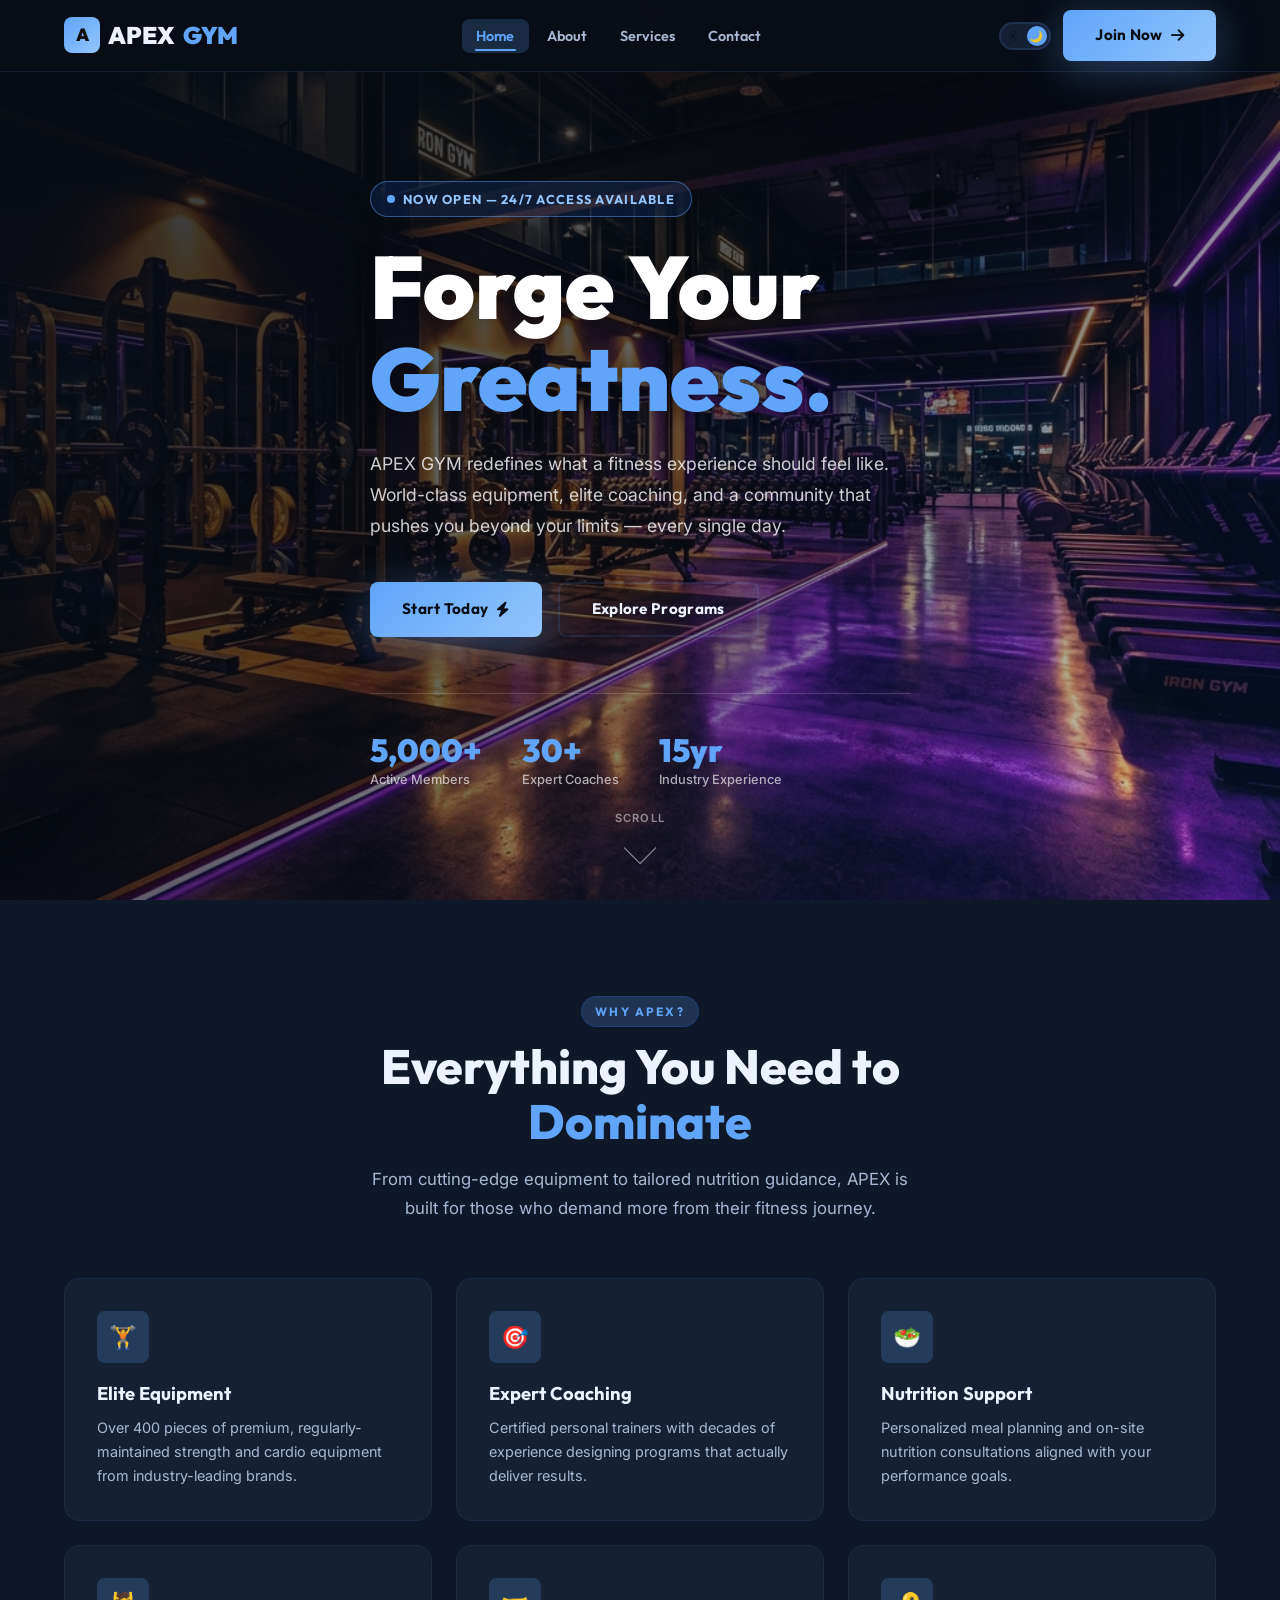
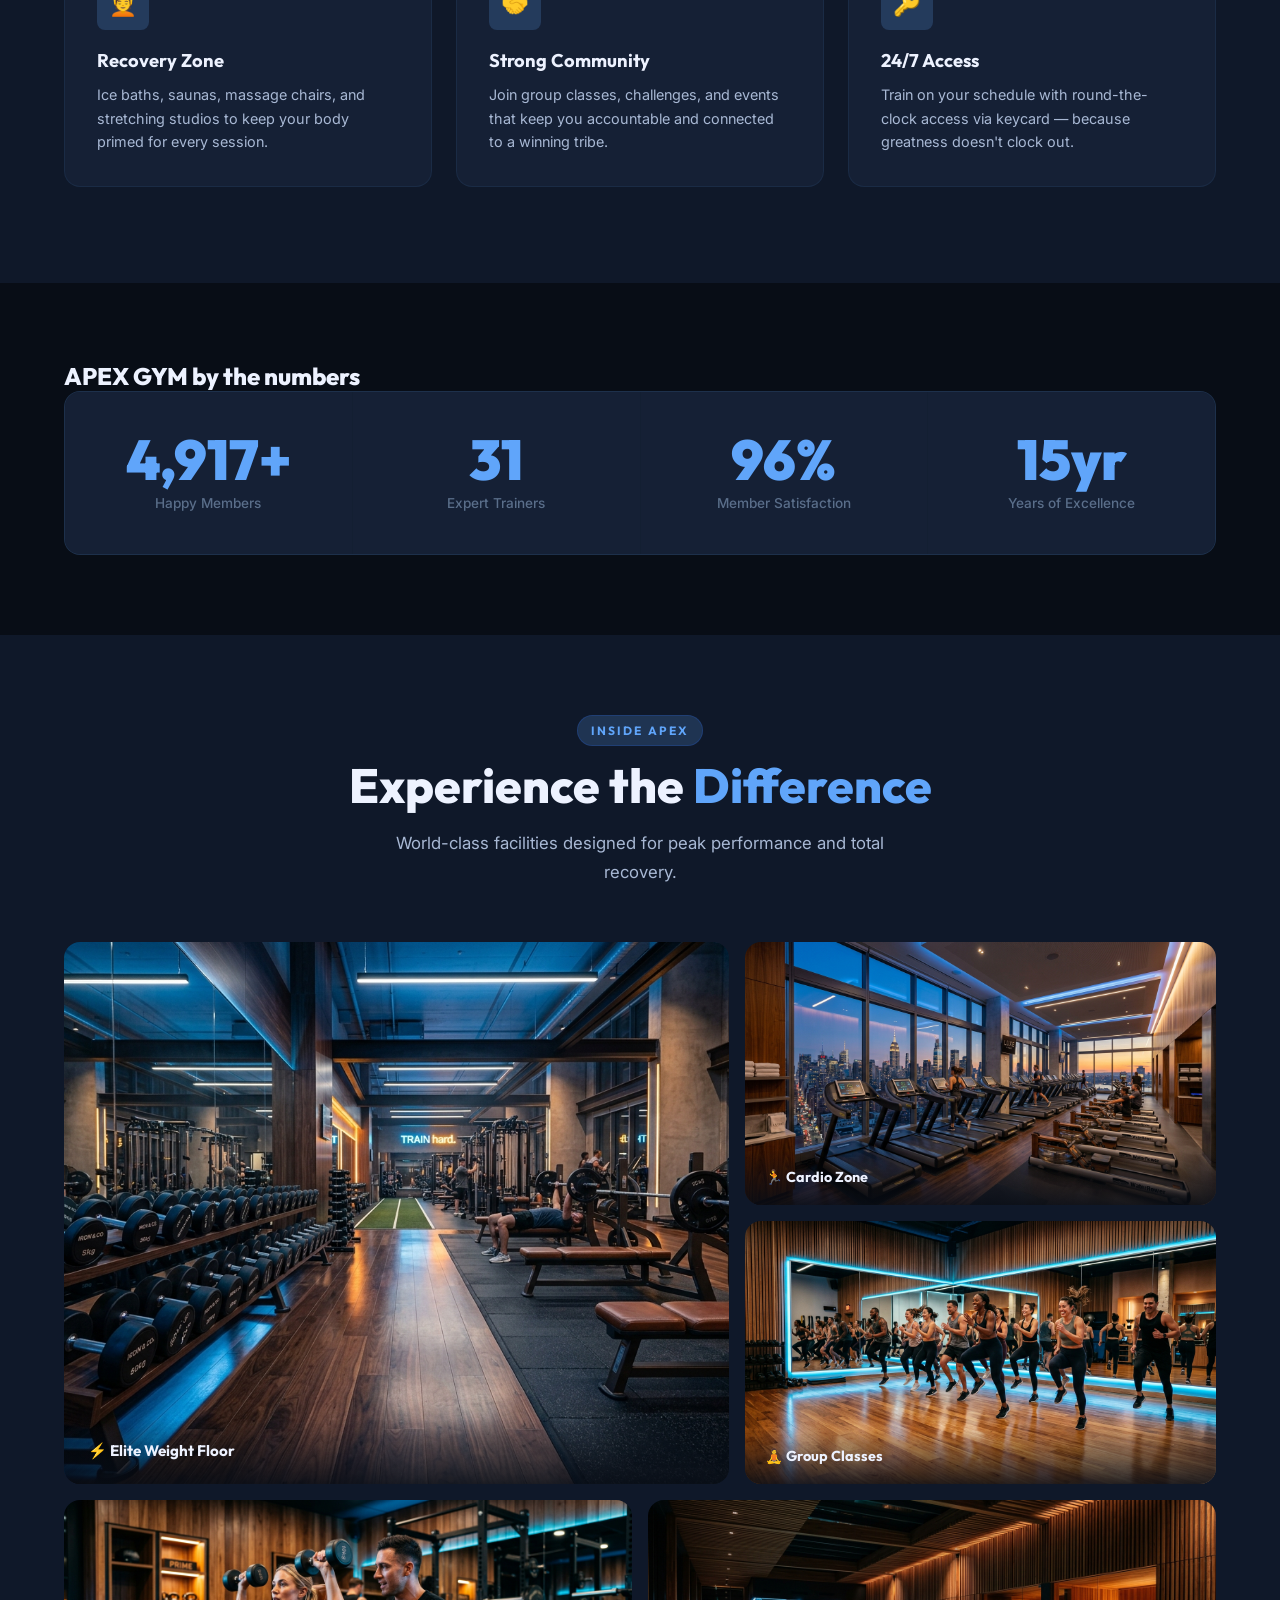
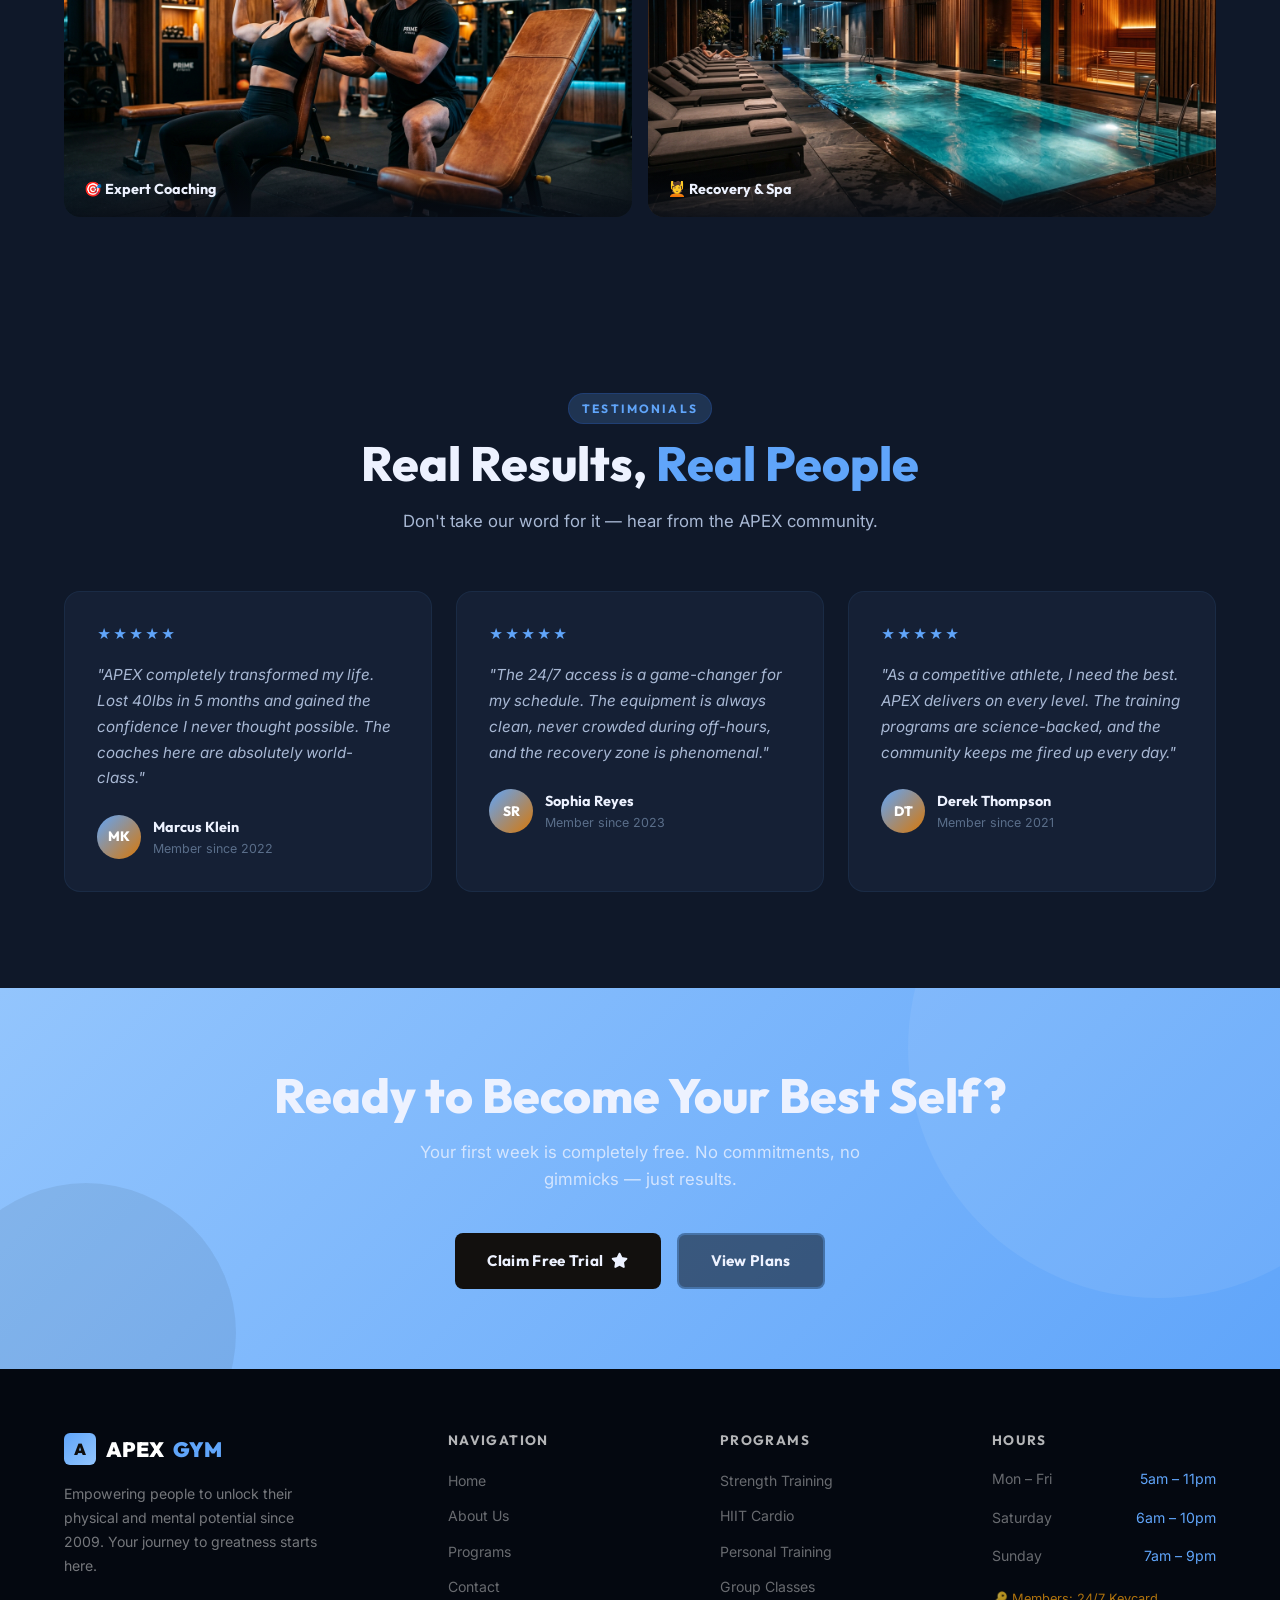
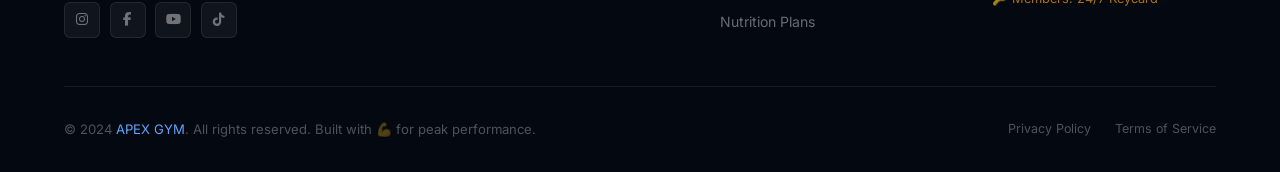
<file: index.html>
<!DOCTYPE html>
<html lang="en" data-theme="dark">
<head>
  <meta charset="UTF-8" />
  <meta name="viewport" content="width=device-width, initial-scale=1.0" />
  <title>APEX GYM — Forge Your Greatness</title>
  <meta name="description" content="APEX GYM offers world-class fitness equipment, expert personal trainers, and premium wellness programs. Join thousands of members transforming their lives." />
  <meta name="keywords" content="gym, fitness, personal training, weightlifting, APEX GYM" />
  <link rel="canonical" href="index.html" />
  <link rel="stylesheet" href="./style.css" />
  <!-- Font Awesome for icons -->
  <link rel="stylesheet" href="https://cdnjs.cloudflare.com/ajax/libs/font-awesome/6.5.0/css/all.min.css" crossorigin="anonymous" />

  <style>
    /* ── Home-specific styles ── */
    .highlights-section { background: var(--bg-secondary); }

    .stats-section {
      background: var(--bg-primary);
      padding: 5rem 0;
    }

    .stats-grid {
      display: grid;
      grid-template-columns: repeat(4, 1fr);
      gap: 1px;
      background: var(--border);
      border: 1px solid var(--border);
      border-radius: var(--radius-md);
      overflow: hidden;
    }

    .stat-block {
      background: var(--bg-card);
      padding: 2.5rem;
      text-align: center;
      transition: background var(--transition-fast);
    }
    .stat-block:hover { background: var(--bg-card-hover); }

    .stat-block .counter-number { margin-bottom: 0.3rem; }
    .stat-block p {
      font-size: 0.85rem;
      color: var(--text-muted);
      font-weight: 500;
    }

    /* Accordion for FAQs */
    .accordion-item {
      background: var(--bg-card);
      border: 1px solid var(--border-card);
      border-radius: var(--radius-sm);
      overflow: hidden;
      margin-bottom: 0.75rem;
    }

    .accordion-trigger {
      width: 100%;
      display: flex;
      align-items: center;
      justify-content: space-between;
      padding: 1.25rem 1.5rem;
      cursor: pointer;
      background: none;
      font-family: var(--font-heading);
      font-weight: 700;
      font-size: 0.95rem;
      color: var(--text-primary);
      transition: color var(--transition-fast);
      text-align: left;
      gap: 1rem;
    }

    .accordion-trigger:hover { color: var(--accent); }

    .accordion-icon {
      font-size: 0.7rem;
      color: var(--accent);
      transition: transform var(--transition-med);
      flex-shrink: 0;
    }

    .accordion-item.open .accordion-icon { transform: rotate(180deg); }

    .accordion-body {
      max-height: 0;
      overflow: hidden;
      transition: max-height 0.4s ease;
    }

    .accordion-body-inner {
      padding: 0 1.5rem 1.25rem;
      font-size: 0.9rem;
      color: var(--text-secondary);
      line-height: 1.7;
    }

    @media (max-width: 768px) {
      .stats-grid { grid-template-columns: repeat(2, 1fr); }
    }

    @media (max-width: 480px) {
      .stats-grid { grid-template-columns: 1fr; }
    }
  </style>
</head>
<body>

  <!-- ══════════════════════════════════
       NAVIGATION
  ══════════════════════════════════ -->
  <nav class="navbar" role="navigation" aria-label="Main navigation">
    <div class="nav-container">

      <!-- Logo -->
      <a href="index.html" class="nav-logo" aria-label="APEX GYM Home">
        <div class="nav-logo-icon" aria-hidden="true">A</div>
        APEX<span>GYM</span>
      </a>

      <!-- Desktop Links -->
      <ul class="nav-links" role="list">
        <li><a href="index.html" id="nav-home">Home</a></li>
        <li><a href="about.html" id="nav-about">About</a></li>
        <li><a href="services.html" id="nav-services">Services</a></li>
        <li><a href="contact.html" id="nav-contact">Contact</a></li>
      </ul>

      <!-- Controls -->
      <div class="nav-controls">
        <!-- Theme Toggle -->
        <button
          class="theme-toggle"
          data-theme-toggle
          aria-label="Toggle dark/light mode"
          id="theme-toggle-btn"
        >
          <span class="theme-toggle-icon icon-sun" aria-hidden="true">☀️</span>
          <span class="theme-toggle-thumb" aria-hidden="true"></span>
          <span class="theme-toggle-icon icon-moon" aria-hidden="true">🌙</span>
        </button>

        <!-- CTA Button -->
        <a href="contact.html" class="btn btn-primary nav-cta" id="nav-join-btn">
          Join Now <i class="fa fa-arrow-right" aria-hidden="true"></i>
        </a>

        <!-- Hamburger -->
        <button
          class="nav-hamburger"
          aria-label="Toggle mobile menu"
          aria-expanded="false"
          aria-controls="mobile-menu"
          id="hamburger-btn"
        >
          <span class="hamburger-line"></span>
          <span class="hamburger-line"></span>
          <span class="hamburger-line"></span>
        </button>
      </div>
    </div>
  </nav>

  <!-- Mobile Menu -->
  <div class="mobile-menu" id="mobile-menu" role="dialog" aria-label="Mobile navigation">
    <ul class="mobile-menu-links" role="list">
      <li><a href="index.html">Home</a></li>
      <li><a href="about.html">About</a></li>
      <li><a href="services.html">Services</a></li>
      <li><a href="contact.html">Contact</a></li>
    </ul>
    <a href="contact.html" class="btn btn-primary" style="width:100%;justify-content:center;" id="mobile-join-btn">
      Join Now <i class="fa fa-arrow-right" aria-hidden="true"></i>
    </a>
  </div>

  <main>

    <!-- ══════════════════════════════════
         HERO SECTION
    ══════════════════════════════════ -->
    <section class="hero" aria-labelledby="hero-heading">
      <div class="hero-bg" aria-hidden="true">
        <img
          src="images/gym_hero.png"
          alt="Interior of APEX GYM with premium equipment"
          loading="eager"
        />
      </div>

      <div class="container">
        <div class="hero-content">
          <div class="hero-badge fade-in">
            <span class="hero-badge-dot" aria-hidden="true"></span>
            Now Open — 24/7 Access Available
          </div>

          <h1 class="hero-title fade-in" id="hero-heading">
            Forge Your
            <span class="accent-text">Greatness.</span>
          </h1>

          <p class="hero-subtitle fade-in">
            APEX GYM redefines what a fitness experience should feel like.
            World-class equipment, elite coaching, and a community that pushes
            you beyond your limits — every single day.
          </p>

          <div class="hero-cta fade-in">
            <a href="contact.html" class="btn btn-primary" id="hero-start-btn">
              Start Today <i class="fa fa-bolt" aria-hidden="true"></i>
            </a>
            <a href="services.html" class="btn btn-secondary" id="hero-explore-btn">
              Explore Programs
            </a>
          </div>

          <div class="hero-stats fade-in" role="list">
            <div role="listitem">
              <div class="hero-stat-value">5,000+</div>
              <div class="hero-stat-label">Active Members</div>
            </div>
            <div role="listitem">
              <div class="hero-stat-value">30+</div>
              <div class="hero-stat-label">Expert Coaches</div>
            </div>
            <div role="listitem">
              <div class="hero-stat-value">15yr</div>
              <div class="hero-stat-label">Industry Experience</div>
            </div>
          </div>
        </div>
      </div>

      <!-- Scroll indicator -->
      <div class="hero-scroll" aria-hidden="true">
        <span>Scroll</span>
        <div class="hero-scroll-arrow"></div>
      </div>
    </section>

    <!-- ══════════════════════════════════
         HIGHLIGHTS / FEATURES
    ══════════════════════════════════ -->
    <section class="section highlights-section" aria-labelledby="highlights-heading">
      <div class="container">
        <div class="section-header fade-in">
          <span class="section-label">Why APEX?</span>
          <h2 class="section-title" id="highlights-heading">
            Everything You Need to <br/><span class="text-accent">Dominate</span>
          </h2>
          <p class="section-subtitle">
            From cutting-edge equipment to tailored nutrition guidance, APEX is
            built for those who demand more from their fitness journey.
          </p>
        </div>

        <div class="features-grid stagger-children">
          <article class="feature-card slide-up" id="feature-equipment">
            <div class="feature-icon" aria-hidden="true">🏋️</div>
            <h3>Elite Equipment</h3>
            <p>Over 400 pieces of premium, regularly-maintained strength and cardio equipment from industry-leading brands.</p>
          </article>

          <article class="feature-card slide-up" id="feature-coaching">
            <div class="feature-icon" aria-hidden="true">🎯</div>
            <h3>Expert Coaching</h3>
            <p>Certified personal trainers with decades of experience designing programs that actually deliver results.</p>
          </article>

          <article class="feature-card slide-up" id="feature-nutrition">
            <div class="feature-icon" aria-hidden="true">🥗</div>
            <h3>Nutrition Support</h3>
            <p>Personalized meal planning and on-site nutrition consultations aligned with your performance goals.</p>
          </article>

          <article class="feature-card slide-up" id="feature-recovery">
            <div class="feature-icon" aria-hidden="true">💆</div>
            <h3>Recovery Zone</h3>
            <p>Ice baths, saunas, massage chairs, and stretching studios to keep your body primed for every session.</p>
          </article>

          <article class="feature-card slide-up" id="feature-community">
            <div class="feature-icon" aria-hidden="true">🤝</div>
            <h3>Strong Community</h3>
            <p>Join group classes, challenges, and events that keep you accountable and connected to a winning tribe.</p>
          </article>

          <article class="feature-card slide-up" id="feature-access">
            <div class="feature-icon" aria-hidden="true">🔑</div>
            <h3>24/7 Access</h3>
            <p>Train on your schedule with round-the-clock access via keycard — because greatness doesn't clock out.</p>
          </article>
        </div>
      </div>
    </section>

    <!-- ══════════════════════════════════
         STATS COUNTER
    ══════════════════════════════════ -->
    <section class="stats-section" aria-labelledby="stats-heading">
      <div class="container">
        <h2 class="visually-hidden" id="stats-heading">APEX GYM by the numbers</h2>
        <div class="stats-grid stagger-children">
          <div class="stat-block fade-in">
            <div class="counter-number" data-count="5000" data-suffix="+">0</div>
            <p>Happy Members</p>
          </div>
          <div class="stat-block fade-in">
            <div class="counter-number" data-count="32" data-suffix="">0</div>
            <p>Expert Trainers</p>
          </div>
          <div class="stat-block fade-in">
            <div class="counter-number" data-count="98" data-suffix="%">0</div>
            <p>Member Satisfaction</p>
          </div>
          <div class="stat-block fade-in">
            <div class="counter-number" data-count="15" data-suffix="yr">0</div>
            <p>Years of Excellence</p>
          </div>
        </div>
      </div>
    </section>

    <!-- ══════════════════════════════════
         PHOTO GALLERY
    ══════════════════════════════════ -->
    <section class="section gallery-section" aria-labelledby="gallery-heading" style="background: var(--bg-secondary); padding-top:5rem; padding-bottom:5rem;">
      <div class="container">
        <div class="section-header fade-in">
          <span class="section-label">Inside APEX</span>
          <h2 class="section-title" id="gallery-heading">Experience the <span class="text-accent">Difference</span></h2>
          <p class="section-subtitle">World-class facilities designed for peak performance and total recovery.</p>
        </div>
        <div class="gallery-grid stagger-children" style="display:grid;grid-template-columns:repeat(12,1fr);gap:1rem;">
          <figure class="slide-up gallery-item" style="grid-column:1/8;grid-row:1/3;border-radius:var(--radius-md);overflow:hidden;margin:0;position:relative;min-height:320px;">
            <img src="images/gym_weights_1.jpg" alt="Elite weights floor with dramatic blue lighting" style="width:100%;height:100%;object-fit:cover;display:block;transition:transform 0.5s ease;">
            <figcaption style="position:absolute;bottom:0;left:0;right:0;padding:1.25rem 1.5rem;background:linear-gradient(to top,rgba(8,13,22,0.85),transparent);color:#EDF2FF;font-family:var(--font-heading);font-weight:700;font-size:0.95rem;">⚡ Elite Weight Floor</figcaption>
          </figure>
          <figure class="slide-up gallery-item" style="grid-column:8/13;border-radius:var(--radius-md);overflow:hidden;margin:0;position:relative;min-height:155px;">
            <img src="images/gym_cardio_1.jpg" alt="Modern cardio zone with city skyline view" style="width:100%;height:100%;object-fit:cover;display:block;transition:transform 0.5s ease;">
            <figcaption style="position:absolute;bottom:0;left:0;right:0;padding:1rem 1.25rem;background:linear-gradient(to top,rgba(8,13,22,0.85),transparent);color:#EDF2FF;font-family:var(--font-heading);font-weight:700;font-size:0.9rem;">🏃 Cardio Zone</figcaption>
          </figure>
          <figure class="slide-up gallery-item" style="grid-column:8/13;border-radius:var(--radius-md);overflow:hidden;margin:0;position:relative;min-height:155px;">
            <img src="images/gym_classes_1.jpg" alt="Energetic group fitness class in blue-lit studio" style="width:100%;height:100%;object-fit:cover;display:block;transition:transform 0.5s ease;">
            <figcaption style="position:absolute;bottom:0;left:0;right:0;padding:1rem 1.25rem;background:linear-gradient(to top,rgba(8,13,22,0.85),transparent);color:#EDF2FF;font-family:var(--font-heading);font-weight:700;font-size:0.9rem;">🧘 Group Classes</figcaption>
          </figure>
          <figure class="slide-up gallery-item" style="grid-column:1/7;border-radius:var(--radius-md);overflow:hidden;margin:0;position:relative;min-height:220px;">
            <img src="images/gym_trainer_1.jpg" alt="Personal trainer coaching a client" style="width:100%;height:100%;object-fit:cover;display:block;transition:transform 0.5s ease;">
            <figcaption style="position:absolute;bottom:0;left:0;right:0;padding:1rem 1.25rem;background:linear-gradient(to top,rgba(8,13,22,0.85),transparent);color:#EDF2FF;font-family:var(--font-heading);font-weight:700;font-size:0.9rem;">🎯 Expert Coaching</figcaption>
          </figure>
          <figure class="slide-up gallery-item" style="grid-column:7/13;border-radius:var(--radius-md);overflow:hidden;margin:0;position:relative;min-height:220px;">
            <img src="images/gym_pool_spa_1.jpg" alt="Luxury recovery pool and sauna" style="width:100%;height:100%;object-fit:cover;display:block;transition:transform 0.5s ease;">
            <figcaption style="position:absolute;bottom:0;left:0;right:0;padding:1rem 1.25rem;background:linear-gradient(to top,rgba(8,13,22,0.85),transparent);color:#EDF2FF;font-family:var(--font-heading);font-weight:700;font-size:0.9rem;">💆 Recovery &amp; Spa</figcaption>
          </figure>
        </div>
      </div>
    </section>

    <!-- ══════════════════════════════════
         TESTIMONIALS
    ══════════════════════════════════ -->
    <section class="section" aria-labelledby="testimonials-heading" style="background: var(--bg-secondary);">
      <div class="container">
        <div class="section-header fade-in">
          <span class="section-label">Testimonials</span>
          <h2 class="section-title" id="testimonials-heading">
            Real Results, <span class="text-accent">Real People</span>
          </h2>
          <p class="section-subtitle">
            Don't take our word for it — hear from the APEX community.
          </p>
        </div>

        <div class="testimonials-grid stagger-children">
          <article class="testimonial-card slide-up" id="testimonial-1">
            <div class="stars" aria-label="5 out of 5 stars">★★★★★</div>
            <p class="testimonial-text">
              "APEX completely transformed my life. Lost 40lbs in 5 months and
              gained the confidence I never thought possible. The coaches here
              are absolutely world-class."
            </p>
            <div class="testimonial-author">
              <div class="testimonial-avatar" aria-hidden="true">MK</div>
              <div>
                <div class="testimonial-name">Marcus Klein</div>
                <div class="testimonial-role">Member since 2022</div>
              </div>
            </div>
          </article>

          <article class="testimonial-card slide-up" id="testimonial-2">
            <div class="stars" aria-label="5 out of 5 stars">★★★★★</div>
            <p class="testimonial-text">
              "The 24/7 access is a game-changer for my schedule. The equipment
              is always clean, never crowded during off-hours, and the recovery
              zone is phenomenal."
            </p>
            <div class="testimonial-author">
              <div class="testimonial-avatar" aria-hidden="true">SR</div>
              <div>
                <div class="testimonial-name">Sophia Reyes</div>
                <div class="testimonial-role">Member since 2023</div>
              </div>
            </div>
          </article>

          <article class="testimonial-card slide-up" id="testimonial-3">
            <div class="stars" aria-label="5 out of 5 stars">★★★★★</div>
            <p class="testimonial-text">
              "As a competitive athlete, I need the best. APEX delivers on every
              level. The training programs are science-backed, and the community
              keeps me fired up every day."
            </p>
            <div class="testimonial-author">
              <div class="testimonial-avatar" aria-hidden="true">DT</div>
              <div>
                <div class="testimonial-name">Derek Thompson</div>
                <div class="testimonial-role">Member since 2021</div>
              </div>
            </div>
          </article>
        </div>
      </div>
    </section>

    <!-- ══════════════════════════════════
         CTA SECTION
    ══════════════════════════════════ -->
    <section class="cta-section" aria-labelledby="cta-heading">
      <div class="container">
        <div class="cta-inner fade-in">
          <h2 id="cta-heading">Ready to Become Your Best Self?</h2>
          <p>Your first week is completely free. No commitments, no gimmicks — just results.</p>
          <div style="display:flex;gap:1rem;justify-content:center;flex-wrap:wrap;">
            <a href="contact.html" class="btn btn-dark" id="cta-free-trial-btn">
              Claim Free Trial <i class="fa fa-star" aria-hidden="true"></i>
            </a>
            <a href="services.html" class="btn" style="background:rgba(8,13,22,0.55);color:#EDF2FF;border:2px solid rgba(96,165,250,0.35);font-family:var(--font-heading);font-weight:700;" id="cta-plans-btn">
              View Plans
            </a>
          </div>
        </div>
      </div>
    </section>

  </main>

  <!-- ══════════════════════════════════
       FOOTER
  ══════════════════════════════════ -->
  <footer class="footer" role="contentinfo">
    <div class="container">
      <div class="footer-grid">
        <div class="footer-brand">
          <div class="footer-logo">
            <div class="footer-logo-icon" aria-hidden="true">A</div>
            APEX<span>GYM</span>
          </div>
          <p>Empowering people to unlock their physical and mental potential since 2009. Your journey to greatness starts here.</p>
          <div class="footer-social" aria-label="Social media links">
            <a href="#" aria-label="Instagram" id="footer-instagram"><i class="fab fa-instagram"></i></a>
            <a href="#" aria-label="Facebook" id="footer-facebook"><i class="fab fa-facebook-f"></i></a>
            <a href="#" aria-label="YouTube" id="footer-youtube"><i class="fab fa-youtube"></i></a>
            <a href="#" aria-label="TikTok" id="footer-tiktok"><i class="fab fa-tiktok"></i></a>
          </div>
        </div>

        <div>
          <h3 class="footer-col-title">Navigation</h3>
          <ul class="footer-links" role="list">
            <li><a href="index.html">Home</a></li>
            <li><a href="about.html">About Us</a></li>
            <li><a href="services.html">Programs</a></li>
            <li><a href="contact.html">Contact</a></li>
          </ul>
        </div>

        <div>
          <h3 class="footer-col-title">Programs</h3>
          <ul class="footer-links" role="list">
            <li><a href="services.html">Strength Training</a></li>
            <li><a href="services.html">HIIT Cardio</a></li>
            <li><a href="services.html">Personal Training</a></li>
            <li><a href="services.html">Group Classes</a></li>
            <li><a href="services.html">Nutrition Plans</a></li>
          </ul>
        </div>

        <div>
          <h3 class="footer-col-title">Hours</h3>
          <ul class="footer-links" role="list" style="color:rgba(255,255,255,0.4);font-size:0.88rem;">
            <li style="display:flex;justify-content:space-between;"><span>Mon – Fri</span><span style="color:var(--accent)">5am – 11pm</span></li>
            <li style="display:flex;justify-content:space-between;margin-top:0.4rem;"><span>Saturday</span><span style="color:var(--accent)">6am – 10pm</span></li>
            <li style="display:flex;justify-content:space-between;margin-top:0.4rem;"><span>Sunday</span><span style="color:var(--accent)">7am – 9pm</span></li>
            <li style="margin-top:0.75rem;color:rgba(245,158,11,0.7);font-size:0.8rem;">🔑 Members: 24/7 Keycard</li>
          </ul>
        </div>
      </div>

      <hr class="footer-divider" />

      <div class="footer-bottom">
        <p class="footer-copy">
          &copy; 2024 <span>APEX GYM</span>. All rights reserved. Built with 💪 for peak performance.
        </p>
        <div style="display:flex;gap:1.5rem;">
          <a href="#" style="font-size:0.78rem;color:rgba(255,255,255,0.3);transition:color 0.2s;" id="footer-privacy">Privacy Policy</a>
          <a href="#" style="font-size:0.78rem;color:rgba(255,255,255,0.3);transition:color 0.2s;" id="footer-terms">Terms of Service</a>
        </div>
      </div>
    </div>
  </footer>

  <script src="./script.js"></script>
</body>
</html>
</file>
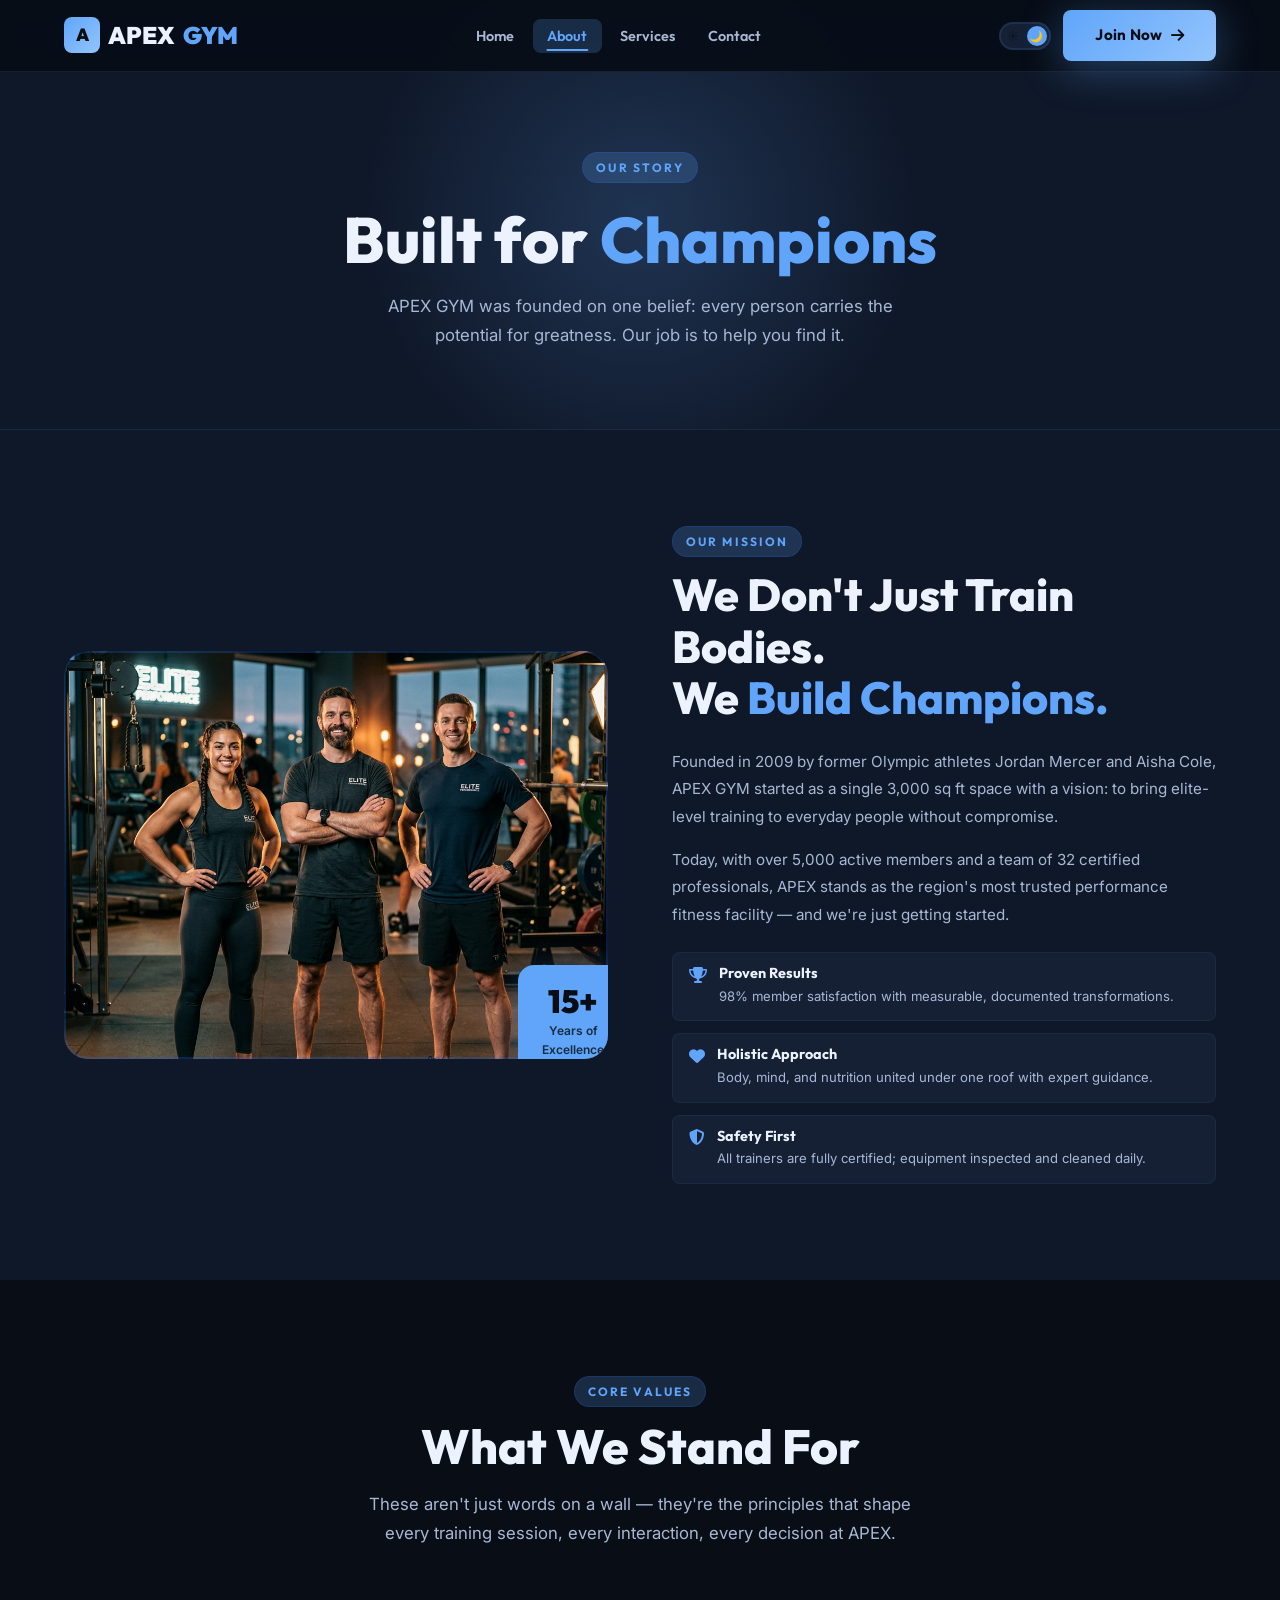
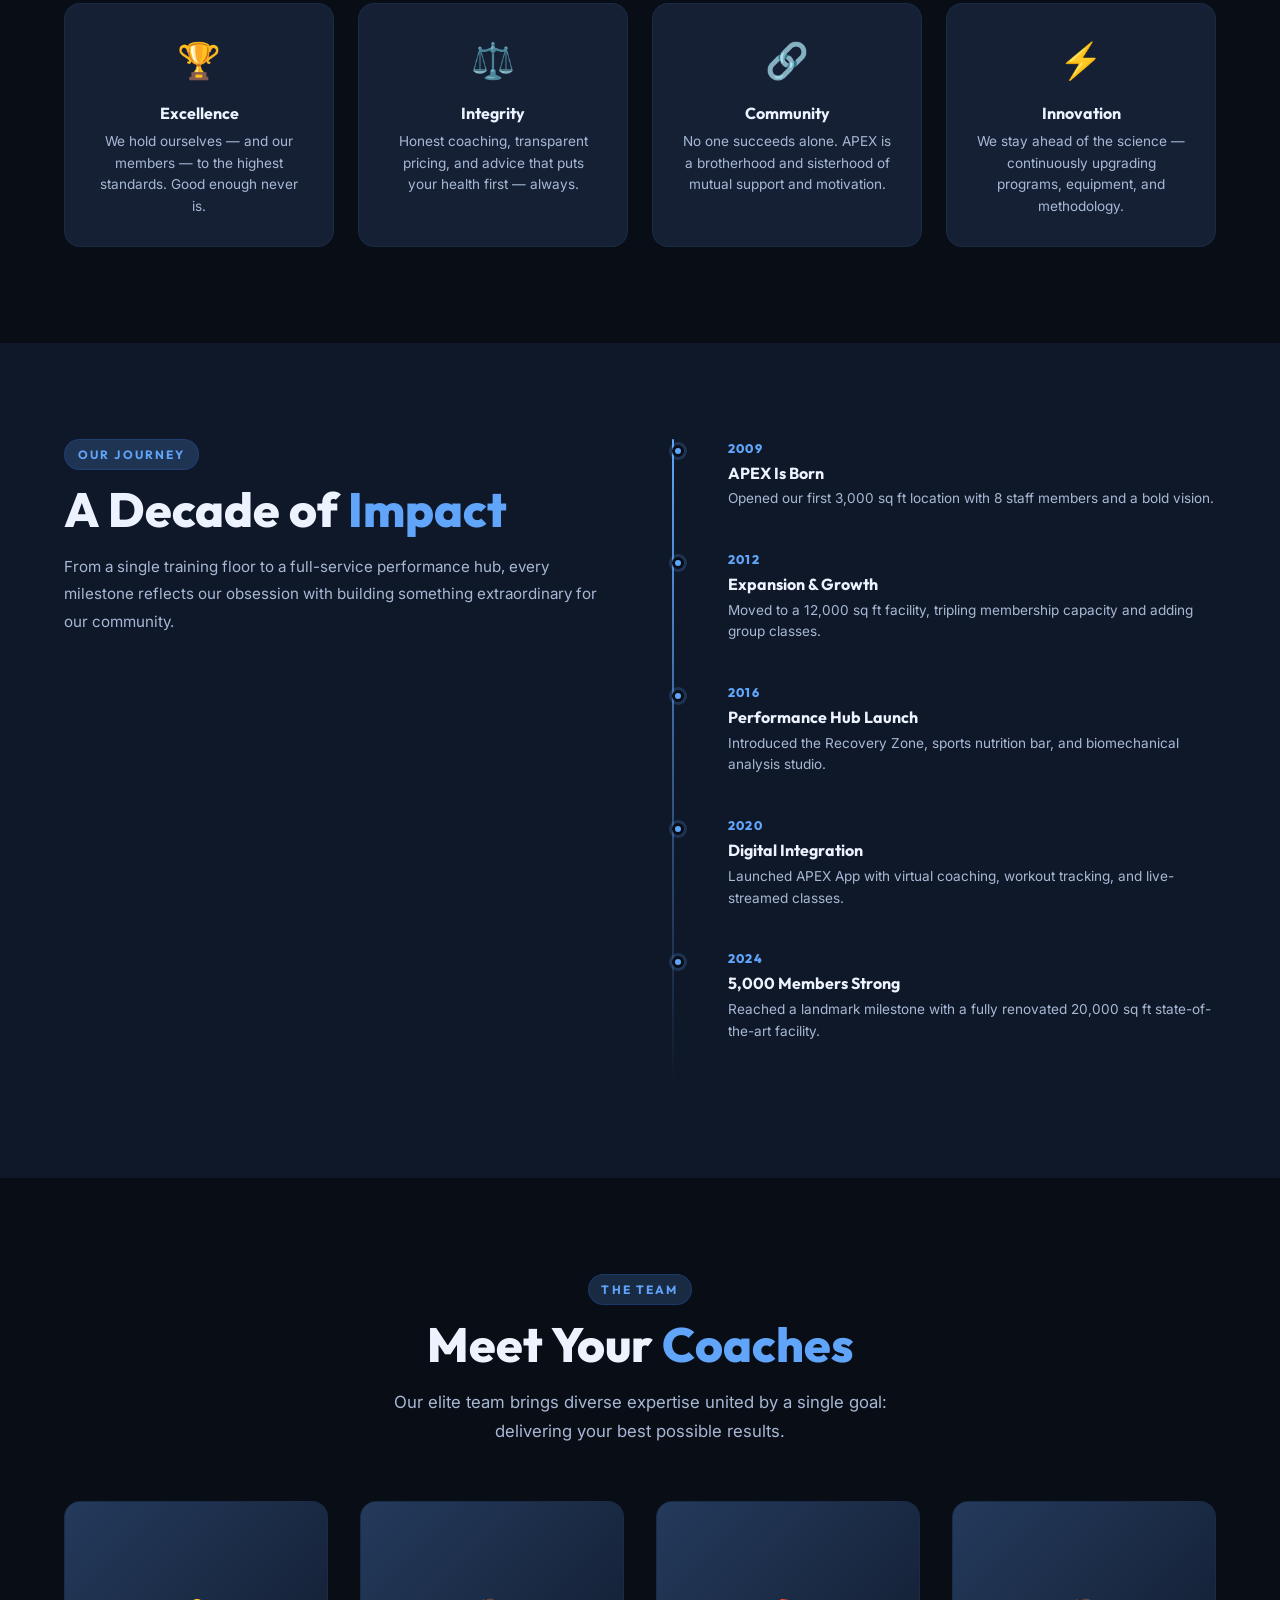
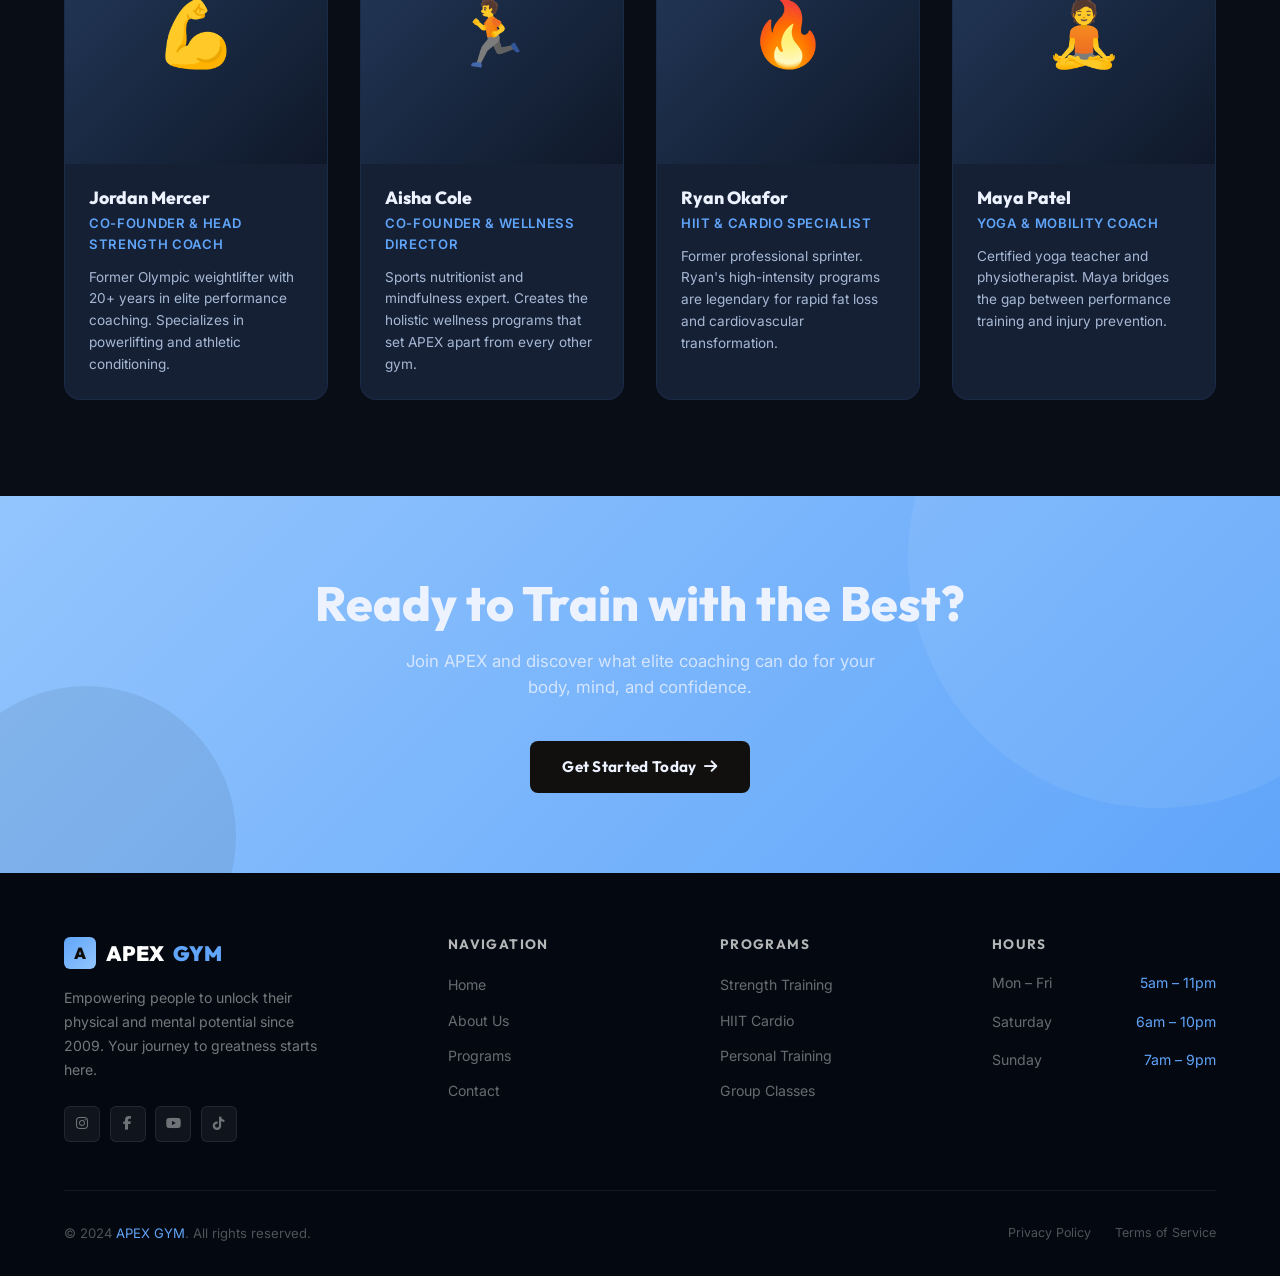
<file: about.html>
<!DOCTYPE html>
<html lang="en" data-theme="dark">
<head>
  <meta charset="UTF-8" />
  <meta name="viewport" content="width=device-width, initial-scale=1.0" />
  <title>About Us — APEX GYM</title>
  <meta name="description" content="Learn about APEX GYM's mission, history, and the elite team of coaches and trainers dedicated to your fitness transformation." />
  <link rel="canonical" href="about.html" />
  <link rel="stylesheet" href="style.css" />
  <link rel="stylesheet" href="https://cdnjs.cloudflare.com/ajax/libs/font-awesome/6.5.0/css/all.min.css" crossorigin="anonymous" />

  <style>
    /* ── About-page specific styles ── */
    .mission-section { background: var(--bg-secondary); }

    .mission-grid {
      display: grid;
      grid-template-columns: 1fr 1fr;
      gap: 4rem;
      align-items: center;
    }

    .mission-text h2 {
      font-size: clamp(1.8rem, 3.5vw, 2.8rem);
      margin-bottom: 1.5rem;
    }

    .mission-text p {
      color: var(--text-secondary);
      line-height: 1.8;
      margin-bottom: 1rem;
      font-size: 0.95rem;
    }

    .mission-highlights {
      display: flex;
      flex-direction: column;
      gap: 0.75rem;
      margin-top: 1.5rem;
    }

    .mission-highlight-item {
      display: flex;
      align-items: flex-start;
      gap: 0.75rem;
      padding: 0.75rem 1rem;
      background: var(--bg-card);
      border: 1px solid var(--border-card);
      border-radius: var(--radius-sm);
      transition: border-color var(--transition-fast);
    }

    .mission-highlight-item:hover {
      border-color: rgba(245,158,11,0.3);
    }

    .mission-highlight-icon {
      color: var(--accent);
      font-size: 1rem;
      margin-top: 0.1rem;
      flex-shrink: 0;
    }

    .mission-highlight-item h4 {
      font-size: 0.9rem;
      font-weight: 700;
      margin-bottom: 0.2rem;
    }

    .mission-highlight-item p {
      font-size: 0.82rem;
      margin-bottom: 0;
    }

    /* Timeline */
    .timeline {
      position: relative;
      padding-left: 2rem;
    }

    .timeline::before {
      content: '';
      position: absolute;
      left: 0;
      top: 0;
      bottom: 0;
      width: 2px;
      background: linear-gradient(to bottom, var(--accent), transparent);
      border-radius: 2px;
    }

    .timeline-item {
      position: relative;
      margin-bottom: 2.5rem;
      padding-left: 1.5rem;
    }

    .timeline-item::before {
      content: '';
      position: absolute;
      left: -2rem;
      top: 0.4rem;
      width: 12px;
      height: 12px;
      border-radius: 50%;
      background: var(--accent);
      border: 3px solid var(--bg-primary);
      box-shadow: 0 0 0 3px var(--accent-glow);
    }

    .timeline-year {
      font-family: var(--font-heading);
      font-size: 0.78rem;
      font-weight: 800;
      color: var(--accent);
      text-transform: uppercase;
      letter-spacing: 0.1em;
      margin-bottom: 0.3rem;
    }

    .timeline-item h3 {
      font-size: 1rem;
      font-weight: 700;
      margin-bottom: 0.4rem;
    }

    .timeline-item p {
      font-size: 0.85rem;
      color: var(--text-secondary);
      line-height: 1.6;
    }

    @media (max-width: 768px) {
      .mission-grid { grid-template-columns: 1fr; gap: 2rem; }
    }
  </style>
</head>
<body>

  <!-- ══════════════════════════════════
       NAVIGATION
  ══════════════════════════════════ -->
  <nav class="navbar" role="navigation" aria-label="Main navigation">
    <div class="nav-container">
      <a href="index.html" class="nav-logo" aria-label="APEX GYM Home">
        <div class="nav-logo-icon" aria-hidden="true">A</div>
        APEX<span>GYM</span>
      </a>

      <ul class="nav-links" role="list">
        <li><a href="index.html">Home</a></li>
        <li><a href="about.html">About</a></li>
        <li><a href="services.html">Services</a></li>
        <li><a href="contact.html">Contact</a></li>
      </ul>

      <div class="nav-controls">
        <button class="theme-toggle" data-theme-toggle aria-label="Toggle dark/light mode" id="theme-toggle-btn">
          <span class="theme-toggle-icon icon-sun" aria-hidden="true">☀️</span>
          <span class="theme-toggle-thumb" aria-hidden="true"></span>
          <span class="theme-toggle-icon icon-moon" aria-hidden="true">🌙</span>
        </button>
        <a href="contact.html" class="btn btn-primary nav-cta" id="nav-join-btn">
          Join Now <i class="fa fa-arrow-right" aria-hidden="true"></i>
        </a>
        <button class="nav-hamburger" aria-label="Toggle mobile menu" aria-expanded="false" aria-controls="mobile-menu" id="hamburger-btn">
          <span class="hamburger-line"></span>
          <span class="hamburger-line"></span>
          <span class="hamburger-line"></span>
        </button>
      </div>
    </div>
  </nav>

  <div class="mobile-menu" id="mobile-menu" role="dialog" aria-label="Mobile navigation">
    <ul class="mobile-menu-links" role="list">
      <li><a href="index.html">Home</a></li>
      <li><a href="about.html">About</a></li>
      <li><a href="services.html">Services</a></li>
      <li><a href="contact.html">Contact</a></li>
    </ul>
    <a href="contact.html" class="btn btn-primary" style="width:100%;justify-content:center;" id="mobile-join-btn">
      Join Now <i class="fa fa-arrow-right" aria-hidden="true"></i>
    </a>
  </div>

  <main>

    <!-- ══════════════════════════════════
         PAGE HERO
    ══════════════════════════════════ -->
    <section class="page-hero" aria-labelledby="about-hero-heading">
      <div class="container" style="position:relative;z-index:1;">
        <span class="section-label fade-in">Our Story</span>
        <h1 class="section-title fade-in" id="about-hero-heading" style="margin-top:0.5rem;font-size:clamp(2.5rem,5vw,4rem);">
          Built for <span class="text-accent">Champions</span>
        </h1>
        <p class="section-subtitle fade-in" style="margin-inline:auto;text-align:center;">
          APEX GYM was founded on one belief: every person carries the potential
          for greatness. Our job is to help you find it.
        </p>
      </div>
    </section>

    <!-- ══════════════════════════════════
         MISSION + IMAGE
    ══════════════════════════════════ -->
    <section class="section mission-section" aria-labelledby="mission-heading">
      <div class="container">
        <div class="mission-grid">
          <!-- Image Side -->
          <div class="about-hero-img slide-left">
            <img src="images/about_team.png" alt="APEX GYM coaching team" loading="lazy" />
            <div class="about-badge-floating" aria-label="15 Years of Excellence">
              <div class="about-badge-number">15+</div>
              <div class="about-badge-text">Years of<br/>Excellence</div>
            </div>
          </div>

          <!-- Text Side -->
          <div class="mission-text slide-right">
            <span class="section-label">Our Mission</span>
            <h2 id="mission-heading">We Don't Just Train Bodies.<br/>We <span class="text-accent">Build Champions.</span></h2>
            <p>
              Founded in 2009 by former Olympic athletes Jordan Mercer and Aisha
              Cole, APEX GYM started as a single 3,000 sq ft space with a vision:
              to bring elite-level training to everyday people without compromise.
            </p>
            <p>
              Today, with over 5,000 active members and a team of 32 certified
              professionals, APEX stands as the region's most trusted performance
              fitness facility — and we're just getting started.
            </p>

            <div class="mission-highlights">
              <div class="mission-highlight-item">
                <i class="fa fa-trophy mission-highlight-icon" aria-hidden="true"></i>
                <div>
                  <h4>Proven Results</h4>
                  <p>98% member satisfaction with measurable, documented transformations.</p>
                </div>
              </div>
              <div class="mission-highlight-item">
                <i class="fa fa-heart mission-highlight-icon" aria-hidden="true"></i>
                <div>
                  <h4>Holistic Approach</h4>
                  <p>Body, mind, and nutrition united under one roof with expert guidance.</p>
                </div>
              </div>
              <div class="mission-highlight-item">
                <i class="fa fa-shield-halved mission-highlight-icon" aria-hidden="true"></i>
                <div>
                  <h4>Safety First</h4>
                  <p>All trainers are fully certified; equipment inspected and cleaned daily.</p>
                </div>
              </div>
            </div>
          </div>
        </div>
      </div>
    </section>

    <!-- ══════════════════════════════════
         CORE VALUES
    ══════════════════════════════════ -->
    <section class="section" aria-labelledby="values-heading">
      <div class="container">
        <div class="section-header fade-in">
          <span class="section-label">Core Values</span>
          <h2 class="section-title" id="values-heading">What We Stand For</h2>
          <p class="section-subtitle">
            These aren't just words on a wall — they're the principles that shape
            every training session, every interaction, every decision at APEX.
          </p>
        </div>

        <div class="about-values-grid stagger-children">
          <article class="value-card fade-in" id="value-excellence">
            <div class="value-icon" aria-hidden="true">🏆</div>
            <h3>Excellence</h3>
            <p>We hold ourselves — and our members — to the highest standards. Good enough never is.</p>
          </article>

          <article class="value-card fade-in" id="value-integrity">
            <div class="value-icon" aria-hidden="true">⚖️</div>
            <h3>Integrity</h3>
            <p>Honest coaching, transparent pricing, and advice that puts your health first — always.</p>
          </article>

          <article class="value-card fade-in" id="value-community">
            <div class="value-icon" aria-hidden="true">🔗</div>
            <h3>Community</h3>
            <p>No one succeeds alone. APEX is a brotherhood and sisterhood of mutual support and motivation.</p>
          </article>

          <article class="value-card fade-in" id="value-innovation">
            <div class="value-icon" aria-hidden="true">⚡</div>
            <h3>Innovation</h3>
            <p>We stay ahead of the science — continuously upgrading programs, equipment, and methodology.</p>
          </article>
        </div>
      </div>
    </section>

    <!-- ══════════════════════════════════
         TIMELINE / HISTORY
    ══════════════════════════════════ -->
    <section class="section" style="background: var(--bg-secondary);" aria-labelledby="history-heading">
      <div class="container">
        <div style="display:grid;grid-template-columns:1fr 1fr;gap:4rem;align-items:start;" class="history-grid-wrap">
          <div class="slide-left">
            <span class="section-label">Our Journey</span>
            <h2 class="section-title" id="history-heading">
              A Decade of <span class="text-accent">Impact</span>
            </h2>
            <p style="color:var(--text-secondary);line-height:1.8;font-size:0.95rem;margin-top:1rem;">
              From a single training floor to a full-service performance hub,
              every milestone reflects our obsession with building something
              extraordinary for our community.
            </p>
          </div>

          <div class="timeline slide-right">
            <div class="timeline-item fade-in">
              <div class="timeline-year">2009</div>
              <h3>APEX Is Born</h3>
              <p>Opened our first 3,000 sq ft location with 8 staff members and a bold vision.</p>
            </div>
            <div class="timeline-item fade-in">
              <div class="timeline-year">2012</div>
              <h3>Expansion &amp; Growth</h3>
              <p>Moved to a 12,000 sq ft facility, tripling membership capacity and adding group classes.</p>
            </div>
            <div class="timeline-item fade-in">
              <div class="timeline-year">2016</div>
              <h3>Performance Hub Launch</h3>
              <p>Introduced the Recovery Zone, sports nutrition bar, and biomechanical analysis studio.</p>
            </div>
            <div class="timeline-item fade-in">
              <div class="timeline-year">2020</div>
              <h3>Digital Integration</h3>
              <p>Launched APEX App with virtual coaching, workout tracking, and live-streamed classes.</p>
            </div>
            <div class="timeline-item fade-in">
              <div class="timeline-year">2024</div>
              <h3>5,000 Members Strong</h3>
              <p>Reached a landmark milestone with a fully renovated 20,000 sq ft state-of-the-art facility.</p>
            </div>
          </div>
        </div>
      </div>
    </section>

    <!-- ══════════════════════════════════
         TEAM
    ══════════════════════════════════ -->
    <section class="section" aria-labelledby="team-heading">
      <div class="container">
        <div class="section-header fade-in">
          <span class="section-label">The Team</span>
          <h2 class="section-title" id="team-heading">
            Meet Your <span class="text-accent">Coaches</span>
          </h2>
          <p class="section-subtitle">
            Our elite team brings diverse expertise united by a single goal:
            delivering your best possible results.
          </p>
        </div>

        <div class="team-grid stagger-children">
          <article class="team-card slide-up" id="team-jordan">
            <div class="team-card-img" aria-hidden="true">💪</div>
            <div class="team-card-body">
              <h3 class="team-card-name">Jordan Mercer</h3>
              <div class="team-card-role">Co-Founder &amp; Head Strength Coach</div>
              <p class="team-card-bio">Former Olympic weightlifter with 20+ years in elite performance coaching. Specializes in powerlifting and athletic conditioning.</p>
            </div>
          </article>

          <article class="team-card slide-up" id="team-aisha">
            <div class="team-card-img" aria-hidden="true">🏃</div>
            <div class="team-card-body">
              <h3 class="team-card-name">Aisha Cole</h3>
              <div class="team-card-role">Co-Founder &amp; Wellness Director</div>
              <p class="team-card-bio">Sports nutritionist and mindfulness expert. Creates the holistic wellness programs that set APEX apart from every other gym.</p>
            </div>
          </article>

          <article class="team-card slide-up" id="team-ryan">
            <div class="team-card-img" aria-hidden="true">🔥</div>
            <div class="team-card-body">
              <h3 class="team-card-name">Ryan Okafor</h3>
              <div class="team-card-role">HIIT &amp; Cardio Specialist</div>
              <p class="team-card-bio">Former professional sprinter. Ryan's high-intensity programs are legendary for rapid fat loss and cardiovascular transformation.</p>
            </div>
          </article>

          <article class="team-card slide-up" id="team-maya">
            <div class="team-card-img" aria-hidden="true">🧘</div>
            <div class="team-card-body">
              <h3 class="team-card-name">Maya Patel</h3>
              <div class="team-card-role">Yoga &amp; Mobility Coach</div>
              <p class="team-card-bio">Certified yoga teacher and physiotherapist. Maya bridges the gap between performance training and injury prevention.</p>
            </div>
          </article>
        </div>
      </div>
    </section>

    <!-- CTA -->
    <section class="cta-section" aria-labelledby="about-cta-heading">
      <div class="container">
        <div class="cta-inner fade-in">
          <h2 id="about-cta-heading">Ready to Train with the Best?</h2>
          <p>Join APEX and discover what elite coaching can do for your body, mind, and confidence.</p>
          <a href="contact.html" class="btn btn-dark" id="about-cta-btn">
            Get Started Today <i class="fa fa-arrow-right" aria-hidden="true"></i>
          </a>
        </div>
      </div>
    </section>

  </main>

  <!-- FOOTER -->
  <footer class="footer" role="contentinfo">
    <div class="container">
      <div class="footer-grid">
        <div class="footer-brand">
          <div class="footer-logo">
            <div class="footer-logo-icon" aria-hidden="true">A</div>
            APEX<span>GYM</span>
          </div>
          <p>Empowering people to unlock their physical and mental potential since 2009. Your journey to greatness starts here.</p>
          <div class="footer-social" aria-label="Social media links">
            <a href="#" aria-label="Instagram" id="footer-instagram"><i class="fab fa-instagram"></i></a>
            <a href="#" aria-label="Facebook" id="footer-facebook"><i class="fab fa-facebook-f"></i></a>
            <a href="#" aria-label="YouTube" id="footer-youtube"><i class="fab fa-youtube"></i></a>
            <a href="#" aria-label="TikTok" id="footer-tiktok"><i class="fab fa-tiktok"></i></a>
          </div>
        </div>
        <div>
          <h3 class="footer-col-title">Navigation</h3>
          <ul class="footer-links" role="list">
            <li><a href="index.html">Home</a></li>
            <li><a href="about.html">About Us</a></li>
            <li><a href="services.html">Programs</a></li>
            <li><a href="contact.html">Contact</a></li>
          </ul>
        </div>
        <div>
          <h3 class="footer-col-title">Programs</h3>
          <ul class="footer-links" role="list">
            <li><a href="services.html">Strength Training</a></li>
            <li><a href="services.html">HIIT Cardio</a></li>
            <li><a href="services.html">Personal Training</a></li>
            <li><a href="services.html">Group Classes</a></li>
          </ul>
        </div>
        <div>
          <h3 class="footer-col-title">Hours</h3>
          <ul class="footer-links" role="list" style="color:rgba(255,255,255,0.4);font-size:0.88rem;">
            <li style="display:flex;justify-content:space-between;"><span>Mon – Fri</span><span style="color:var(--accent)">5am – 11pm</span></li>
            <li style="display:flex;justify-content:space-between;margin-top:0.4rem;"><span>Saturday</span><span style="color:var(--accent)">6am – 10pm</span></li>
            <li style="display:flex;justify-content:space-between;margin-top:0.4rem;"><span>Sunday</span><span style="color:var(--accent)">7am – 9pm</span></li>
          </ul>
        </div>
      </div>
      <hr class="footer-divider" />
      <div class="footer-bottom">
        <p class="footer-copy">&copy; 2024 <span>APEX GYM</span>. All rights reserved.</p>
        <div style="display:flex;gap:1.5rem;">
          <a href="#" style="font-size:0.78rem;color:rgba(255,255,255,0.3);">Privacy Policy</a>
          <a href="#" style="font-size:0.78rem;color:rgba(255,255,255,0.3);">Terms of Service</a>
        </div>
      </div>
    </div>
  </footer>

  <style>
    @media (max-width: 768px) {
      .history-grid-wrap { grid-template-columns: 1fr !important; }
    }
  </style>

  <script src="script.js"></script>
</body>
</html>
</file>
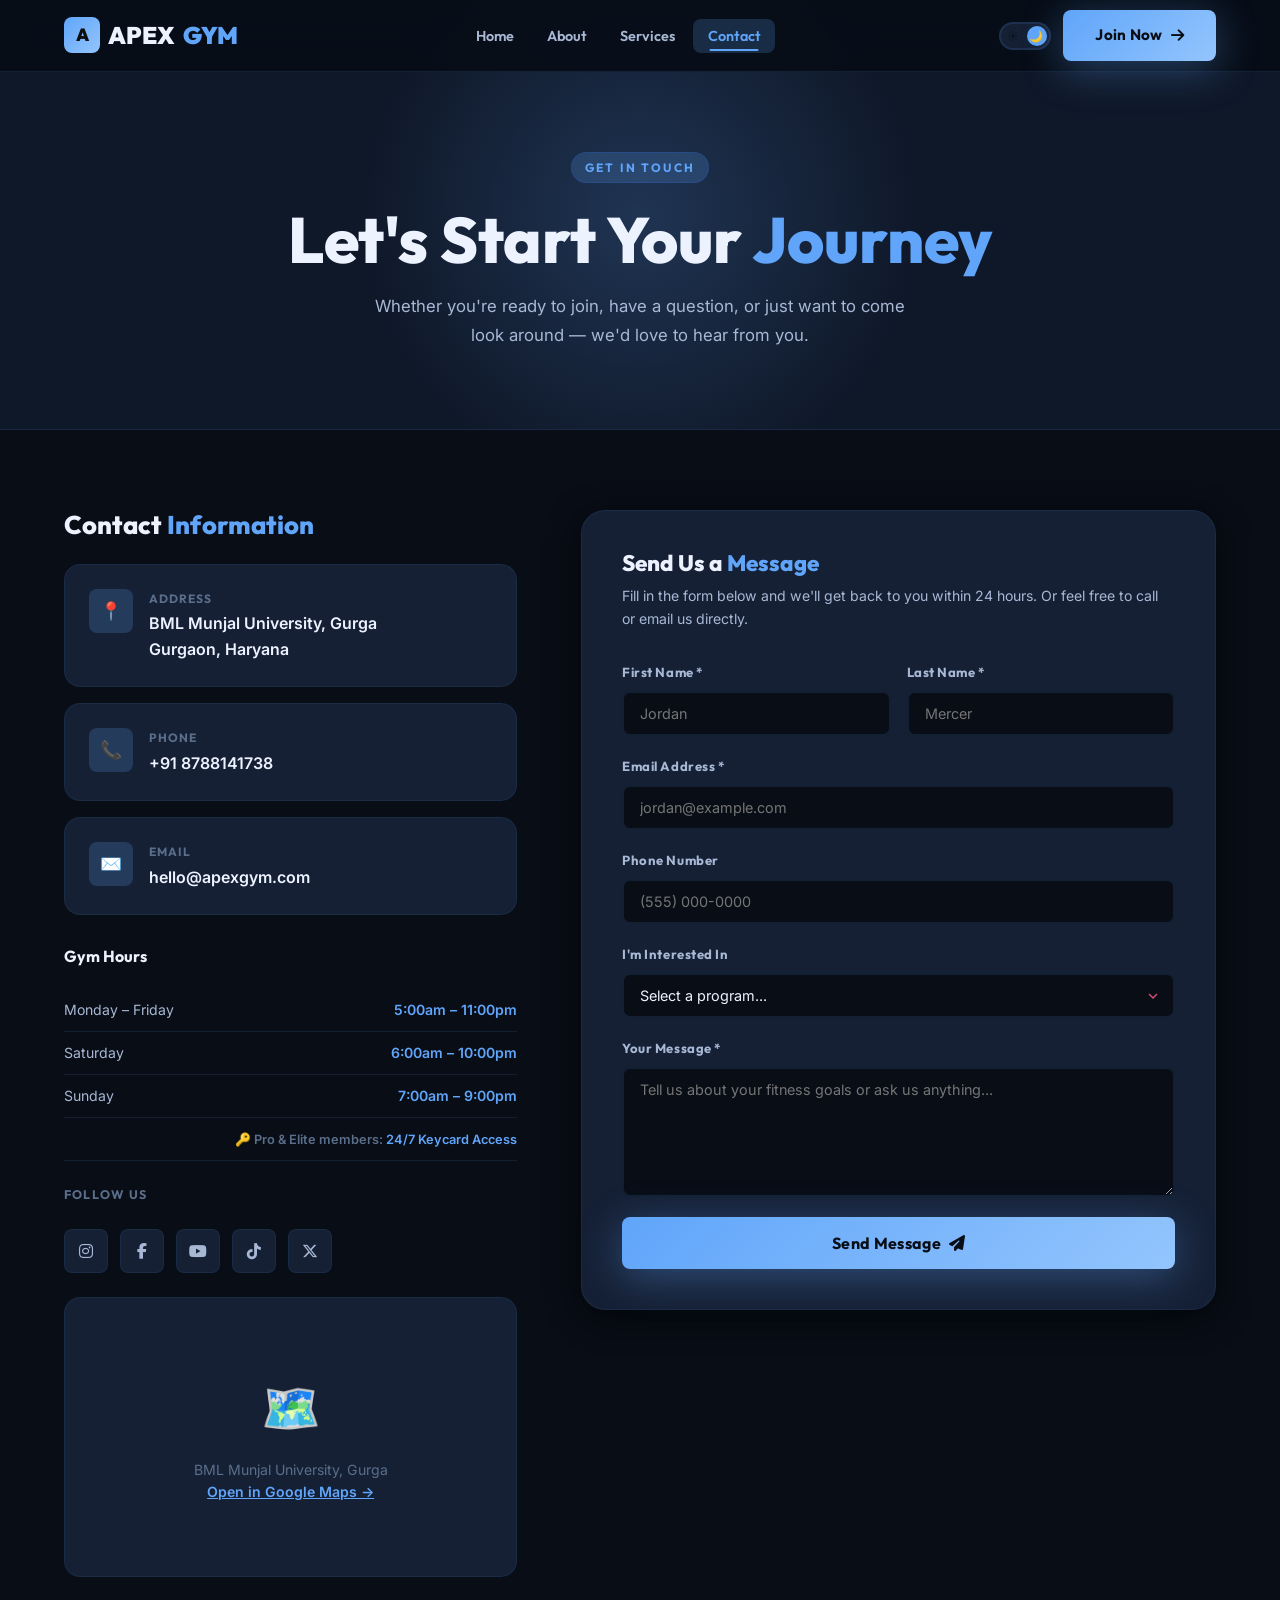
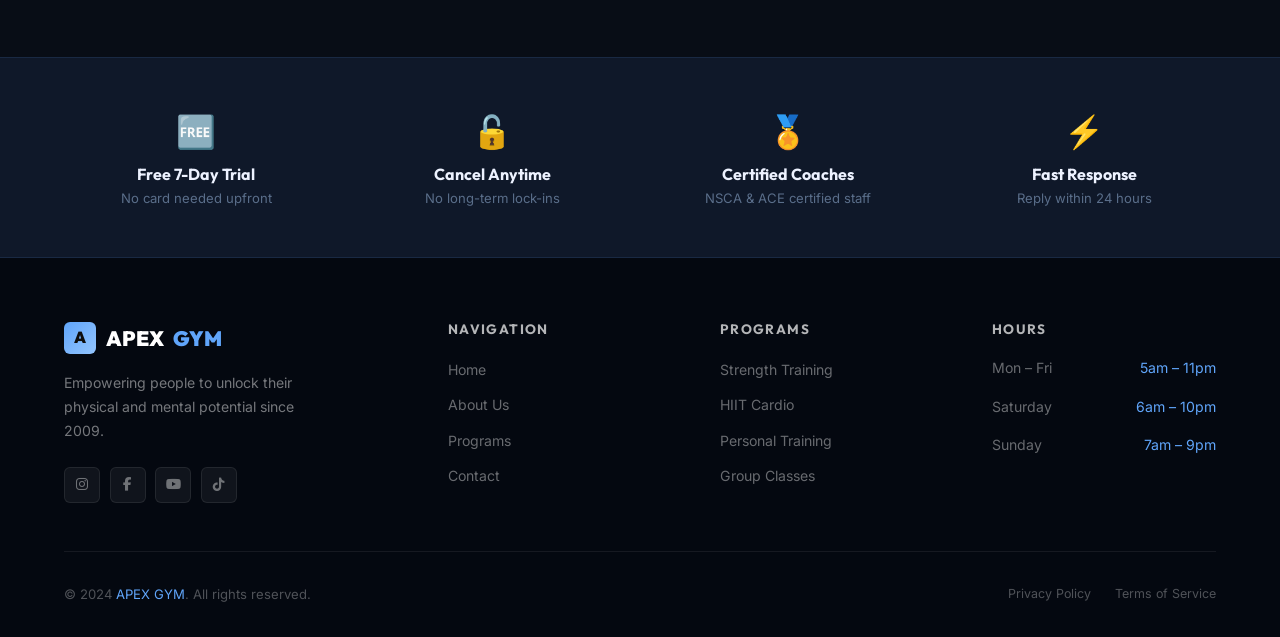
<file: contact.html>
<!DOCTYPE html>
<html lang="en" data-theme="dark">
<head>
  <meta charset="UTF-8" />
  <meta name="viewport" content="width=device-width, initial-scale=1.0" />
  <title>Contact Us — APEX GYM</title>
  <meta name="description" content="Get in touch with APEX GYM to start your free trial, ask about memberships, or book a tour of our facility. We're here to help you start your journey." />
  <link rel="canonical" href="contact.html" />
  <link rel="stylesheet" href="style.css" />
  <link rel="stylesheet" href="https://cdnjs.cloudflare.com/ajax/libs/font-awesome/6.5.0/css/all.min.css" crossorigin="anonymous" />

  <style>
    /* ── Contact-specific styles ── */
    .contact-section {
      background: var(--bg-primary);
      padding: 5rem 0;
    }

    /* Map placeholder */
    .map-container {
      border-radius: var(--radius-md);
      overflow: hidden;
      height: 280px;
      background: var(--bg-card);
      border: 1px solid var(--border-card);
      display: flex;
      align-items: center;
      justify-content: center;
      position: relative;
      margin-top: 1.5rem;
    }

    .map-placeholder {
      text-align: center;
      color: var(--text-muted);
    }

    .map-placeholder .map-icon {
      font-size: 3rem;
      margin-bottom: 0.75rem;
      display: block;
    }

    .map-placeholder p { font-size: 0.88rem; }

    .map-placeholder a {
      color: var(--accent);
      font-weight: 600;
      text-decoration: underline;
    }

    /* Hours table */
    .hours-table {
      width: 100%;
      border-collapse: collapse;
      margin-top: 1.5rem;
    }

    .hours-table tr {
      border-bottom: 1px solid var(--border);
    }

    .hours-table td {
      padding: 0.6rem 0;
      font-size: 0.88rem;
      color: var(--text-secondary);
    }

    .hours-table td:last-child {
      text-align: right;
      font-weight: 600;
      color: var(--accent);
    }

    .hours-table .today td {
      color: var(--text-primary);
      font-weight: 700;
    }

    /* Social links label */
    .social-label {
      font-family: var(--font-heading);
      font-size: 0.78rem;
      font-weight: 700;
      text-transform: uppercase;
      letter-spacing: 0.1em;
      color: var(--text-muted);
      margin-bottom: 0.75rem;
      margin-top: 1.5rem;
      display: block;
    }
  </style>
</head>
<body>

  <!-- ══════════════════════════════════
       NAVIGATION
  ══════════════════════════════════ -->
  <nav class="navbar" role="navigation" aria-label="Main navigation">
    <div class="nav-container">
      <a href="index.html" class="nav-logo" aria-label="APEX GYM Home">
        <div class="nav-logo-icon" aria-hidden="true">A</div>
        APEX<span>GYM</span>
      </a>

      <ul class="nav-links" role="list">
        <li><a href="index.html">Home</a></li>
        <li><a href="about.html">About</a></li>
        <li><a href="services.html">Services</a></li>
        <li><a href="contact.html">Contact</a></li>
      </ul>

      <div class="nav-controls">
        <button class="theme-toggle" data-theme-toggle aria-label="Toggle dark/light mode" id="theme-toggle-btn">
          <span class="theme-toggle-icon icon-sun" aria-hidden="true">☀️</span>
          <span class="theme-toggle-thumb" aria-hidden="true"></span>
          <span class="theme-toggle-icon icon-moon" aria-hidden="true">🌙</span>
        </button>
        <a href="contact.html" class="btn btn-primary nav-cta" id="nav-join-btn">
          Join Now <i class="fa fa-arrow-right" aria-hidden="true"></i>
        </a>
        <button class="nav-hamburger" aria-label="Toggle mobile menu" aria-expanded="false" aria-controls="mobile-menu" id="hamburger-btn">
          <span class="hamburger-line"></span>
          <span class="hamburger-line"></span>
          <span class="hamburger-line"></span>
        </button>
      </div>
    </div>
  </nav>

  <div class="mobile-menu" id="mobile-menu" role="dialog" aria-label="Mobile navigation">
    <ul class="mobile-menu-links" role="list">
      <li><a href="index.html">Home</a></li>
      <li><a href="about.html">About</a></li>
      <li><a href="services.html">Services</a></li>
      <li><a href="contact.html">Contact</a></li>
    </ul>
    <a href="contact.html" class="btn btn-primary" style="width:100%;justify-content:center;" id="mobile-join-btn">
      Join Now <i class="fa fa-arrow-right" aria-hidden="true"></i>
    </a>
  </div>

  <main>

    <!-- ══════════════════════════════════
         PAGE HERO
    ══════════════════════════════════ -->
    <section class="page-hero" aria-labelledby="contact-hero-heading">
      <div class="container" style="position:relative;z-index:1;">
        <span class="section-label fade-in">Get In Touch</span>
        <h1 class="section-title fade-in" id="contact-hero-heading" style="margin-top:0.5rem;font-size:clamp(2.5rem,5vw,4rem);">
          Let's Start Your <span class="text-accent">Journey</span>
        </h1>
        <p class="section-subtitle fade-in" style="margin-inline:auto;text-align:center;">
          Whether you're ready to join, have a question, or just want to come look
          around — we'd love to hear from you.
        </p>
      </div>
    </section>

    <!-- ══════════════════════════════════
         CONTACT SECTION
    ══════════════════════════════════ -->
    <section class="contact-section" aria-labelledby="contact-form-heading">
      <div class="container">
        <div class="contact-grid">

          <!-- LEFT: Contact Info -->
          <div class="slide-left">
            <h2 class="section-title" id="contact-info-heading" style="font-size:1.6rem;margin-bottom:1.5rem;">
              Contact <span class="text-accent">Information</span>
            </h2>

            <div class="contact-info-cards">
              <div class="contact-info-card" id="contact-address">
                <div class="contact-info-icon" aria-hidden="true">📍</div>
                <div>
                  <div class="contact-info-label">Address</div>
                  <div class="contact-info-value">BML Munjal University, Gurga<br/>Gurgaon, Haryana</div>
                </div>
              </div>

              <div class="contact-info-card" id="contact-phone">
                <div class="contact-info-icon" aria-hidden="true">📞</div>
                <div>
                  <div class="contact-info-label">Phone</div>
                  <div class="contact-info-value">
                    <a href="tel:+918788141738" style="color:inherit;">+91 8788141738</a>
                  </div>
                </div>
              </div>

              <div class="contact-info-card" id="contact-email">
                <div class="contact-info-icon" aria-hidden="true">✉️</div>
                <div>
                  <div class="contact-info-label">Email</div>
                  <div class="contact-info-value">
                    <a href="mailto:hello@apexgym.com" style="color:inherit;">hello@apexgym.com</a>
                  </div>
                </div>
              </div>
            </div>

            <!-- Gym Hours -->
            <h3 style="font-size:1rem;font-weight:700;margin-top:2rem;margin-bottom:0.5rem;">
              Gym Hours
            </h3>
            <table class="hours-table" aria-label="Gym operating hours">
              <tbody>
                <tr>
                  <td>Monday – Friday</td>
                  <td>5:00am – 11:00pm</td>
                </tr>
                <tr>
                  <td>Saturday</td>
                  <td>6:00am – 10:00pm</td>
                </tr>
                <tr>
                  <td>Sunday</td>
                  <td>7:00am – 9:00pm</td>
                </tr>
                <tr>
                  <td colspan="2" style="font-size:0.8rem;color:var(--text-muted);padding-top:0.75rem;">
                    🔑 Pro &amp; Elite members: <span style="color:var(--accent);">24/7 Keycard Access</span>
                  </td>
                </tr>
              </tbody>
            </table>

            <!-- Social Links -->
            <span class="social-label">Follow Us</span>
            <div class="social-links" role="list" aria-label="Social media">
              <a href="#" class="social-link" role="listitem" aria-label="Instagram" id="contact-instagram">
                <i class="fab fa-instagram" aria-hidden="true"></i>
              </a>
              <a href="#" class="social-link" role="listitem" aria-label="Facebook" id="contact-facebook">
                <i class="fab fa-facebook-f" aria-hidden="true"></i>
              </a>
              <a href="#" class="social-link" role="listitem" aria-label="YouTube" id="contact-youtube">
                <i class="fab fa-youtube" aria-hidden="true"></i>
              </a>
              <a href="#" class="social-link" role="listitem" aria-label="TikTok" id="contact-tiktok">
                <i class="fab fa-tiktok" aria-hidden="true"></i>
              </a>
              <a href="#" class="social-link" role="listitem" aria-label="Twitter/X" id="contact-twitter">
                <i class="fab fa-x-twitter" aria-hidden="true"></i>
              </a>
            </div>

            <!-- Map Placeholder -->
            <div class="map-container" aria-label="Gym location map">
              <div class="map-placeholder">
                <span class="map-icon" aria-hidden="true">🗺️</span>
                <p>BML Munjal University, Gurga</p>
                <p><a href="https://maps.app.goo.gl/ZSB8sNqF7UB3zBbF9?g_st=aw" target="_blank" rel="noopener noreferrer">Open in Google Maps →</a></p>
              </div>
            </div>
          </div>

          <!-- RIGHT: Contact Form -->
          <div class="slide-right">
            <div class="contact-form-card">
              <h2 id="contact-form-heading" style="font-size:1.4rem;margin-bottom:0.5rem;">
                Send Us a <span class="text-accent">Message</span>
              </h2>
              <p style="color:var(--text-secondary);font-size:0.88rem;margin-bottom:2rem;line-height:1.6;">
                Fill in the form below and we'll get back to you within 24 hours.
                Or feel free to call or email us directly.
              </p>

              <!-- Contact Form -->
              <form id="contact-form" novalidate aria-label="Contact form">

                <div class="form-row">
                  <div class="form-group">
                    <label class="form-label" for="contact-firstname">First Name *</label>
                    <input
                      type="text"
                      id="contact-firstname"
                      name="firstname"
                      class="form-input"
                      placeholder="Jordan"
                      required
                      autocomplete="given-name"
                      aria-required="true"
                    />
                    <span class="form-error" role="alert" id="firstname-error"></span>
                  </div>

                  <div class="form-group">
                    <label class="form-label" for="contact-lastname">Last Name *</label>
                    <input
                      type="text"
                      id="contact-lastname"
                      name="lastname"
                      class="form-input"
                      placeholder="Mercer"
                      required
                      autocomplete="family-name"
                      aria-required="true"
                    />
                    <span class="form-error" role="alert" id="lastname-error"></span>
                  </div>
                </div>

                <div class="form-group">
                  <label class="form-label" for="contact-email-input">Email Address *</label>
                  <input
                    type="email"
                    id="contact-email-input"
                    name="email"
                    class="form-input"
                    placeholder="jordan@example.com"
                    required
                    autocomplete="email"
                    aria-required="true"
                  />
                  <span class="form-error" role="alert" id="email-error"></span>
                </div>

                <div class="form-group">
                  <label class="form-label" for="contact-phone-input">Phone Number</label>
                  <input
                    type="tel"
                    id="contact-phone-input"
                    name="phone"
                    class="form-input"
                    placeholder="(555) 000-0000"
                    autocomplete="tel"
                  />
                  <span class="form-error" role="alert" id="phone-error"></span>
                </div>

                <div class="form-group">
                  <label class="form-label" for="contact-interest">I'm Interested In</label>
                  <select
                    id="contact-interest"
                    name="interest"
                    class="form-select"
                    aria-label="Area of interest"
                  >
                    <option value="">Select a program...</option>
                    <option value="trial">7-Day Free Trial</option>
                    <option value="membership">Membership Plans</option>
                    <option value="pt">Personal Training</option>
                    <option value="group">Group Classes</option>
                    <option value="nutrition">Nutrition Coaching</option>
                    <option value="corporate">Corporate Membership</option>
                    <option value="other">Something Else</option>
                  </select>
                </div>

                <div class="form-group">
                  <label class="form-label" for="contact-message">Your Message *</label>
                  <textarea
                    id="contact-message"
                    name="message"
                    class="form-textarea"
                    placeholder="Tell us about your fitness goals or ask us anything..."
                    required
                    aria-required="true"
                    rows="5"
                  ></textarea>
                  <span class="form-error" role="alert" id="message-error"></span>
                </div>

                <button
                  type="submit"
                  class="btn btn-primary"
                  style="width:100%;justify-content:center;font-size:1rem;padding:1rem;"
                  id="contact-submit-btn"
                  aria-label="Send message"
                >
                  Send Message <i class="fa fa-paper-plane" aria-hidden="true"></i>
                </button>

              </form>

              <!-- Success State -->
              <div class="form-success" id="form-success" role="alert" aria-live="polite">
                <div class="form-success-icon" aria-hidden="true">🎉</div>
                <h3>Message Sent!</h3>
                <p>
                  Thanks for reaching out! One of our team members will be in
                  touch within 24 hours. We can't wait to help you start your journey.
                </p>
                <a href="services.html" class="btn btn-outline" style="margin-top:1.5rem;" id="success-explore-btn">
                  Explore Programs <i class="fa fa-arrow-right" aria-hidden="true"></i>
                </a>
              </div>

            </div><!-- /contact-form-card -->
          </div><!-- /slide-right -->

        </div><!-- /contact-grid -->
      </div>
    </section>

    <!-- ══════════════════════════════════
         QUICK BENEFITS BAR
    ══════════════════════════════════ -->
    <section style="background:var(--bg-secondary);padding:3rem 0;border-top:1px solid var(--border);border-bottom:1px solid var(--border);" aria-label="Key benefits">
      <div class="container">
        <div style="display:grid;grid-template-columns:repeat(auto-fit,minmax(200px,1fr));gap:2rem;text-align:center;" class="stagger-children">
          <div class="fade-in" id="benefit-trial">
            <div style="font-size:2rem;margin-bottom:0.5rem;" aria-hidden="true">🆓</div>
            <h3 style="font-size:1rem;font-weight:700;margin-bottom:0.25rem;">Free 7-Day Trial</h3>
            <p style="font-size:0.82rem;color:var(--text-muted);">No card needed upfront</p>
          </div>
          <div class="fade-in" id="benefit-cancel">
            <div style="font-size:2rem;margin-bottom:0.5rem;" aria-hidden="true">🔓</div>
            <h3 style="font-size:1rem;font-weight:700;margin-bottom:0.25rem;">Cancel Anytime</h3>
            <p style="font-size:0.82rem;color:var(--text-muted);">No long-term lock-ins</p>
          </div>
          <div class="fade-in" id="benefit-coaches">
            <div style="font-size:2rem;margin-bottom:0.5rem;" aria-hidden="true">🏅</div>
            <h3 style="font-size:1rem;font-weight:700;margin-bottom:0.25rem;">Certified Coaches</h3>
            <p style="font-size:0.82rem;color:var(--text-muted);">NSCA &amp; ACE certified staff</p>
          </div>
          <div class="fade-in" id="benefit-response">
            <div style="font-size:2rem;margin-bottom:0.5rem;" aria-hidden="true">⚡</div>
            <h3 style="font-size:1rem;font-weight:700;margin-bottom:0.25rem;">Fast Response</h3>
            <p style="font-size:0.82rem;color:var(--text-muted);">Reply within 24 hours</p>
          </div>
        </div>
      </div>
    </section>

  </main>

  <!-- FOOTER -->
  <footer class="footer" role="contentinfo">
    <div class="container">
      <div class="footer-grid">
        <div class="footer-brand">
          <div class="footer-logo">
            <div class="footer-logo-icon" aria-hidden="true">A</div>
            APEX<span>GYM</span>
          </div>
          <p>Empowering people to unlock their physical and mental potential since 2009.</p>
          <div class="footer-social" aria-label="Social media links">
            <a href="#" aria-label="Instagram" id="footer-instagram"><i class="fab fa-instagram"></i></a>
            <a href="#" aria-label="Facebook" id="footer-facebook"><i class="fab fa-facebook-f"></i></a>
            <a href="#" aria-label="YouTube" id="footer-youtube"><i class="fab fa-youtube"></i></a>
            <a href="#" aria-label="TikTok" id="footer-tiktok"><i class="fab fa-tiktok"></i></a>
          </div>
        </div>
        <div>
          <h3 class="footer-col-title">Navigation</h3>
          <ul class="footer-links" role="list">
            <li><a href="index.html">Home</a></li>
            <li><a href="about.html">About Us</a></li>
            <li><a href="services.html">Programs</a></li>
            <li><a href="contact.html">Contact</a></li>
          </ul>
        </div>
        <div>
          <h3 class="footer-col-title">Programs</h3>
          <ul class="footer-links" role="list">
            <li><a href="services.html">Strength Training</a></li>
            <li><a href="services.html">HIIT Cardio</a></li>
            <li><a href="services.html">Personal Training</a></li>
            <li><a href="services.html">Group Classes</a></li>
          </ul>
        </div>
        <div>
          <h3 class="footer-col-title">Hours</h3>
          <ul class="footer-links" role="list" style="color:rgba(255,255,255,0.4);font-size:0.88rem;">
            <li style="display:flex;justify-content:space-between;"><span>Mon – Fri</span><span style="color:var(--accent)">5am – 11pm</span></li>
            <li style="display:flex;justify-content:space-between;margin-top:0.4rem;"><span>Saturday</span><span style="color:var(--accent)">6am – 10pm</span></li>
            <li style="display:flex;justify-content:space-between;margin-top:0.4rem;"><span>Sunday</span><span style="color:var(--accent)">7am – 9pm</span></li>
          </ul>
        </div>
      </div>
      <hr class="footer-divider" />
      <div class="footer-bottom">
        <p class="footer-copy">&copy; 2024 <span>APEX GYM</span>. All rights reserved.</p>
        <div style="display:flex;gap:1.5rem;">
          <a href="#" style="font-size:0.78rem;color:rgba(255,255,255,0.3);">Privacy Policy</a>
          <a href="#" style="font-size:0.78rem;color:rgba(255,255,255,0.3);">Terms of Service</a>
        </div>
      </div>
    </div>
  </footer>

  <script src="script.js"></script>
</body>
</html>
</file>
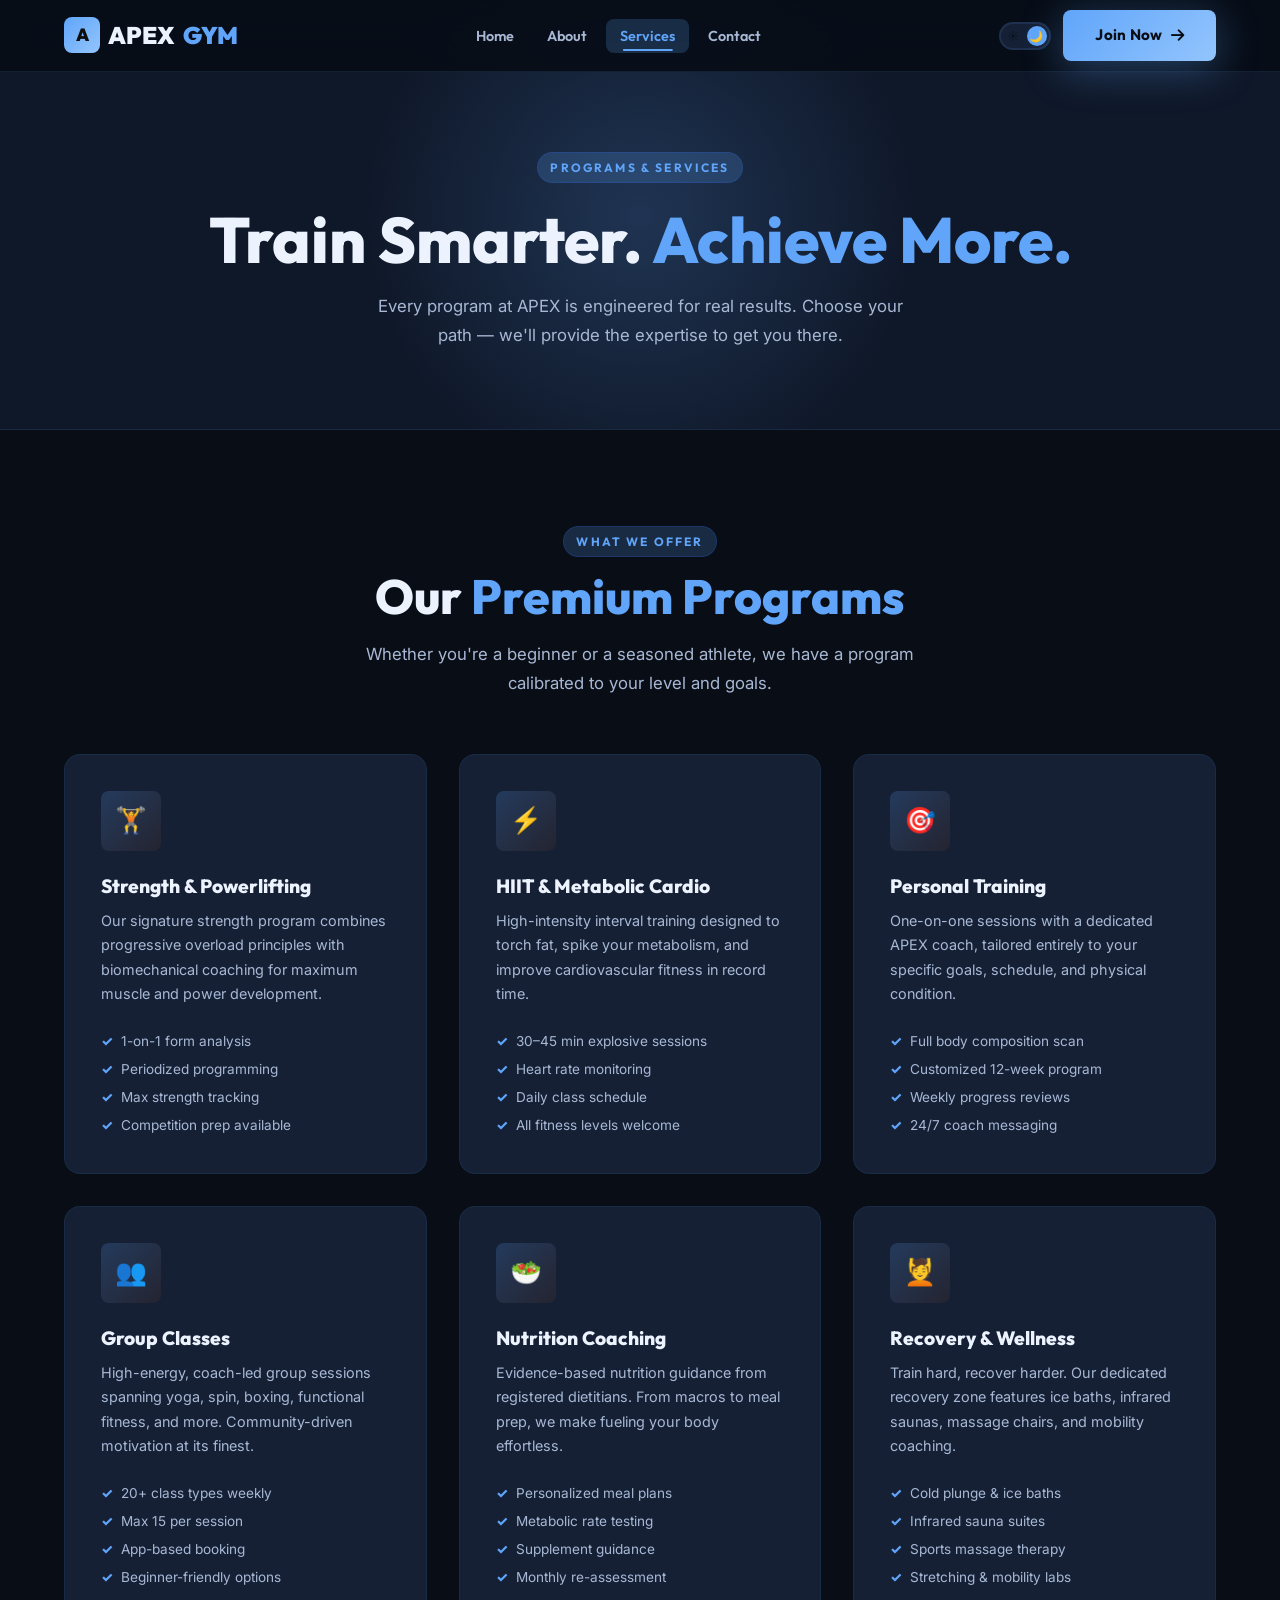
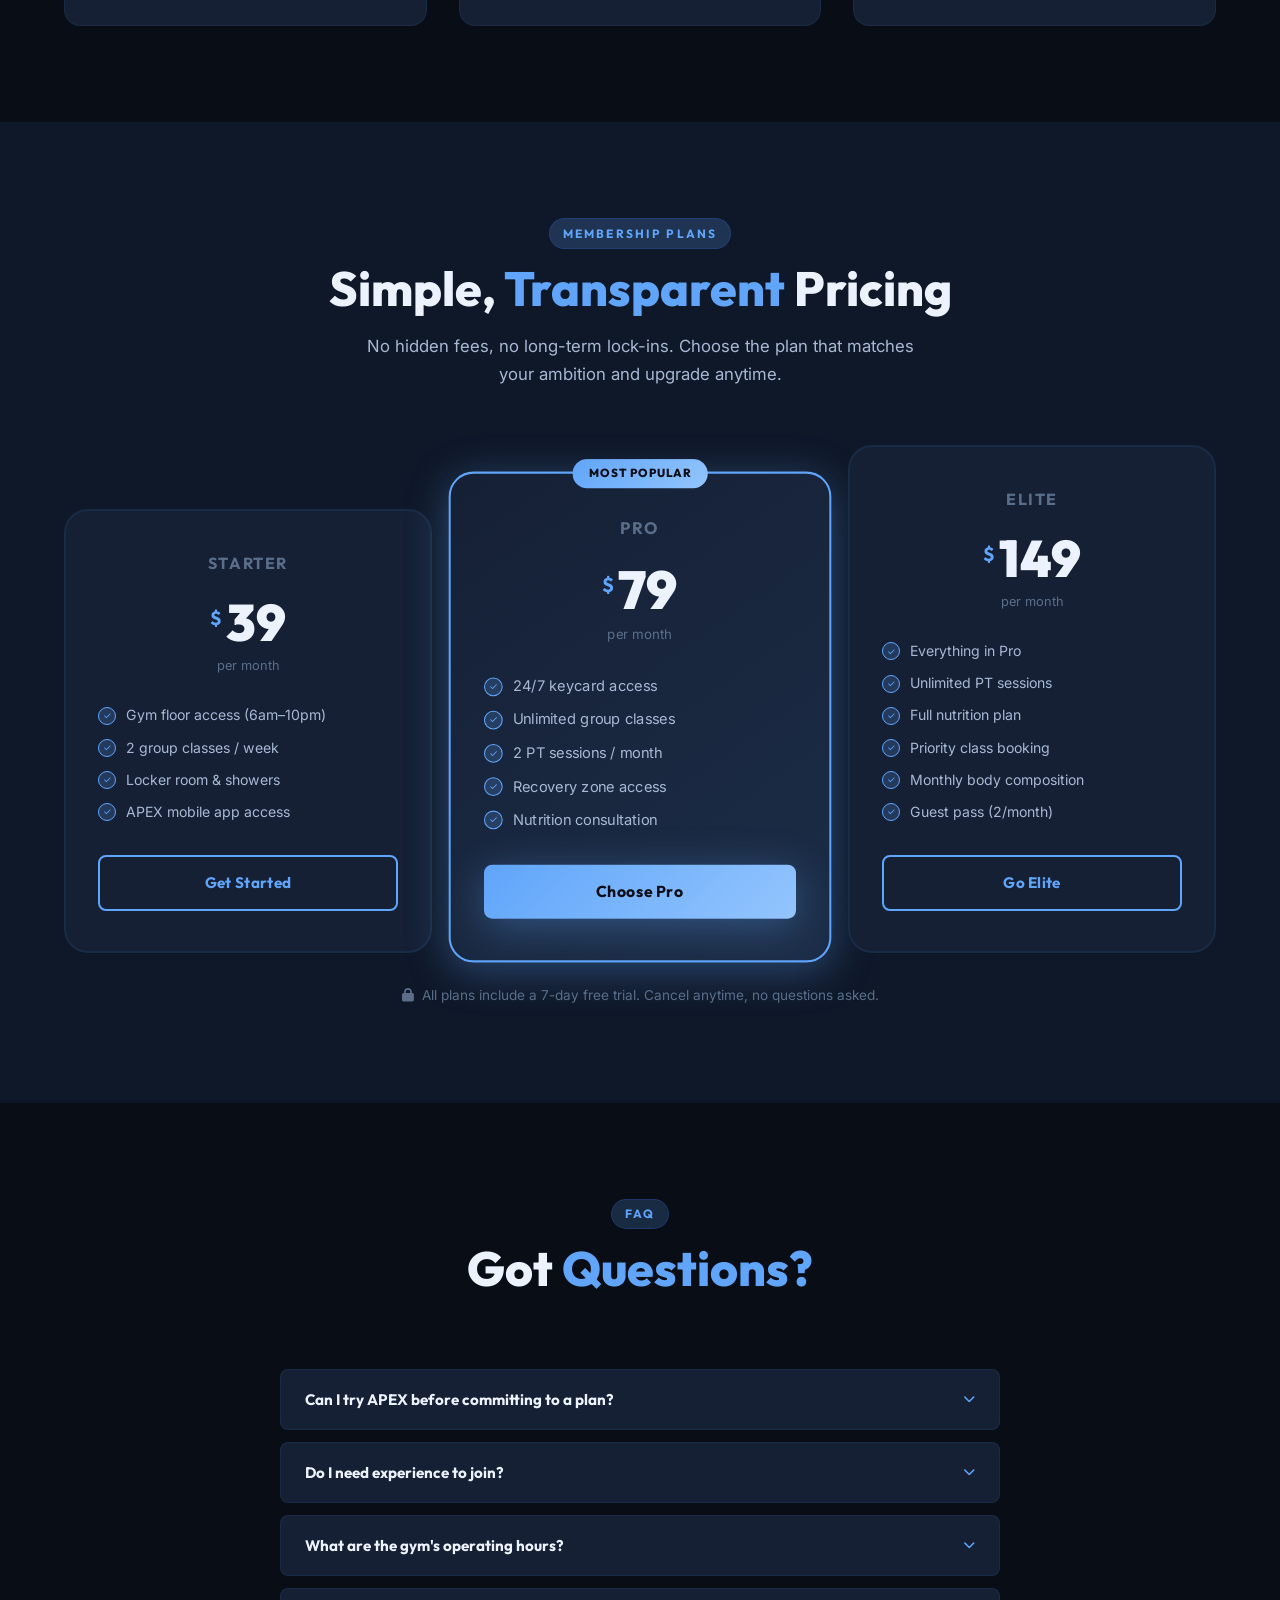
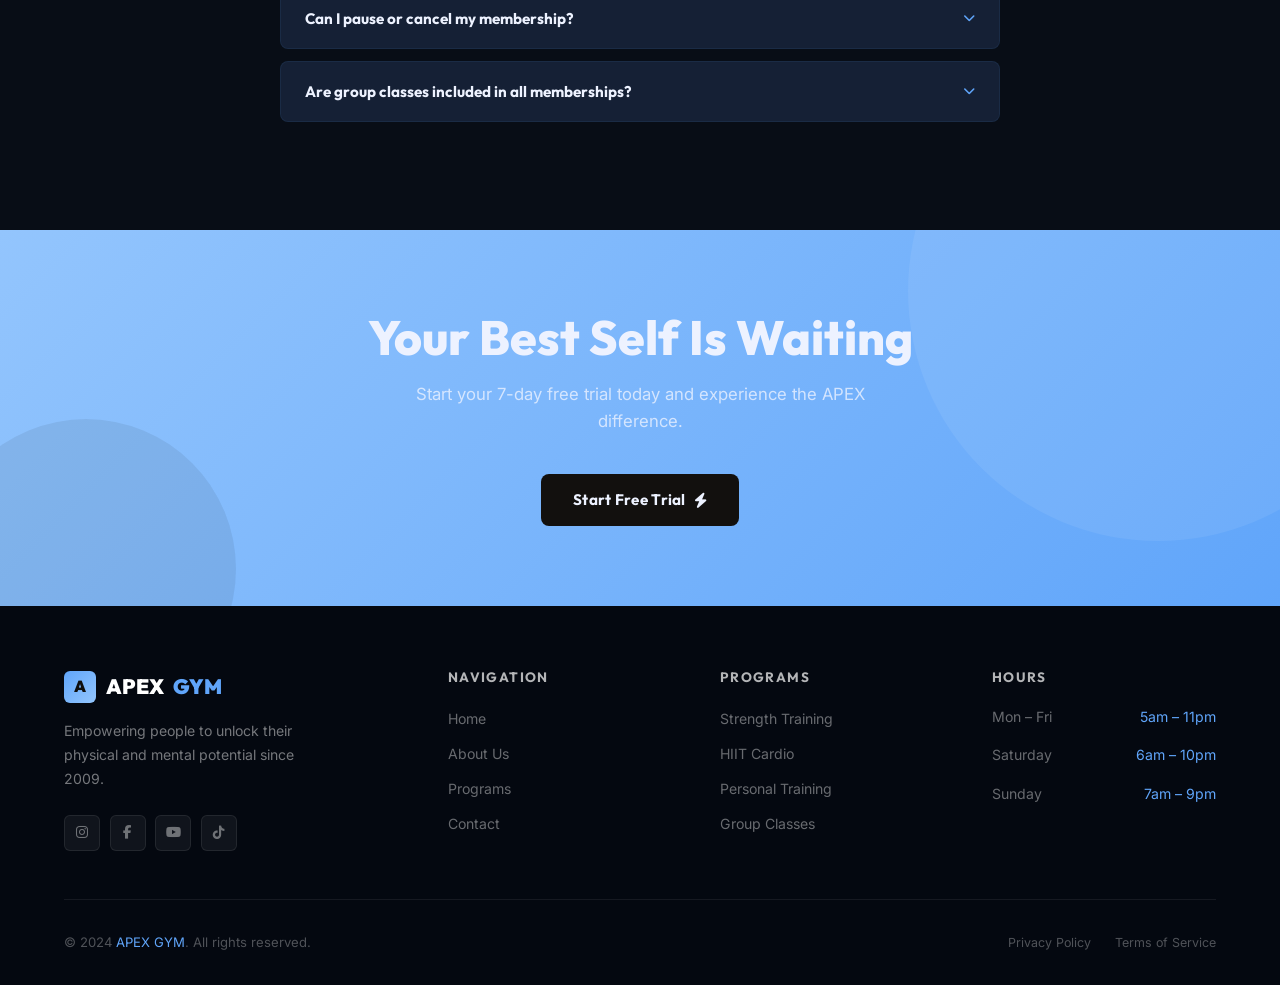
<file: services.html>
<!DOCTYPE html>
<html lang="en" data-theme="dark">
<head>
  <meta charset="UTF-8" />
  <meta name="viewport" content="width=device-width, initial-scale=1.0" />
  <title>Programs &amp; Services — APEX GYM</title>
  <meta name="description" content="Explore APEX GYM's premium fitness programs: strength training, HIIT, personal coaching, yoga, nutrition counseling, and flexible membership plans." />
  <link rel="canonical" href="services.html" />
  <link rel="stylesheet" href="style.css" />
  <link rel="stylesheet" href="https://cdnjs.cloudflare.com/ajax/libs/font-awesome/6.5.0/css/all.min.css" crossorigin="anonymous" />

  <style>
    /* ── Services-specific styles ── */
    .accordion-item {
      background: var(--bg-card);
      border: 1px solid var(--border-card);
      border-radius: var(--radius-sm);
      overflow: hidden;
      margin-bottom: 0.75rem;
      transition: border-color var(--transition-fast);
    }

    .accordion-item.open {
      border-color: rgba(245,158,11,0.3);
    }

    .accordion-trigger {
      width: 100%;
      display: flex;
      align-items: center;
      justify-content: space-between;
      padding: 1.25rem 1.5rem;
      cursor: pointer;
      background: none;
      font-family: var(--font-heading);
      font-weight: 700;
      font-size: 0.95rem;
      color: var(--text-primary);
      transition: color var(--transition-fast);
      text-align: left;
      gap: 1rem;
    }

    .accordion-trigger:hover { color: var(--accent); }

    .accordion-icon {
      font-size: 0.75rem;
      color: var(--accent);
      transition: transform var(--transition-med);
      flex-shrink: 0;
    }

    .accordion-item.open .accordion-icon { transform: rotate(180deg); }

    .accordion-body {
      max-height: 0;
      overflow: hidden;
      transition: max-height 0.4s ease;
    }

    .accordion-body-inner {
      padding: 0 1.5rem 1.25rem;
      font-size: 0.9rem;
      color: var(--text-secondary);
      line-height: 1.7;
    }

    /* Services filter tabs */
    .filter-tabs {
      display: flex;
      gap: 0.5rem;
      flex-wrap: wrap;
      justify-content: center;
      margin-bottom: 3rem;
    }

    .filter-tab {
      padding: 0.55rem 1.25rem;
      border-radius: 20px;
      font-family: var(--font-heading);
      font-size: 0.85rem;
      font-weight: 700;
      border: 2px solid var(--border);
      color: var(--text-secondary);
      background: transparent;
      cursor: pointer;
      transition: all var(--transition-fast);
    }

    .filter-tab:hover,
    .filter-tab.active {
      background: var(--accent);
      border-color: var(--accent);
      color: #0f0e0d;
    }
  </style>
</head>
<body>

  <!-- ══════════════════════════════════
       NAVIGATION
  ══════════════════════════════════ -->
  <nav class="navbar" role="navigation" aria-label="Main navigation">
    <div class="nav-container">
      <a href="index.html" class="nav-logo" aria-label="APEX GYM Home">
        <div class="nav-logo-icon" aria-hidden="true">A</div>
        APEX<span>GYM</span>
      </a>

      <ul class="nav-links" role="list">
        <li><a href="index.html">Home</a></li>
        <li><a href="about.html">About</a></li>
        <li><a href="services.html">Services</a></li>
        <li><a href="contact.html">Contact</a></li>
      </ul>

      <div class="nav-controls">
        <button class="theme-toggle" data-theme-toggle aria-label="Toggle dark/light mode" id="theme-toggle-btn">
          <span class="theme-toggle-icon icon-sun" aria-hidden="true">☀️</span>
          <span class="theme-toggle-thumb" aria-hidden="true"></span>
          <span class="theme-toggle-icon icon-moon" aria-hidden="true">🌙</span>
        </button>
        <a href="contact.html" class="btn btn-primary nav-cta" id="nav-join-btn">
          Join Now <i class="fa fa-arrow-right" aria-hidden="true"></i>
        </a>
        <button class="nav-hamburger" aria-label="Toggle mobile menu" aria-expanded="false" aria-controls="mobile-menu" id="hamburger-btn">
          <span class="hamburger-line"></span>
          <span class="hamburger-line"></span>
          <span class="hamburger-line"></span>
        </button>
      </div>
    </div>
  </nav>

  <div class="mobile-menu" id="mobile-menu" role="dialog" aria-label="Mobile navigation">
    <ul class="mobile-menu-links" role="list">
      <li><a href="index.html">Home</a></li>
      <li><a href="about.html">About</a></li>
      <li><a href="services.html">Services</a></li>
      <li><a href="contact.html">Contact</a></li>
    </ul>
    <a href="contact.html" class="btn btn-primary" style="width:100%;justify-content:center;" id="mobile-join-btn">
      Join Now <i class="fa fa-arrow-right" aria-hidden="true"></i>
    </a>
  </div>

  <main>

    <!-- ══════════════════════════════════
         PAGE HERO
    ══════════════════════════════════ -->
    <section class="page-hero" aria-labelledby="services-hero-heading">
      <div class="container" style="position:relative;z-index:1;">
        <span class="section-label fade-in">Programs &amp; Services</span>
        <h1 class="section-title fade-in" id="services-hero-heading" style="margin-top:0.5rem;font-size:clamp(2.5rem,5vw,4rem);">
          Train Smarter. <span class="text-accent">Achieve More.</span>
        </h1>
        <p class="section-subtitle fade-in" style="margin-inline:auto;text-align:center;">
          Every program at APEX is engineered for real results. Choose your
          path — we'll provide the expertise to get you there.
        </p>
      </div>
    </section>

    <!-- ══════════════════════════════════
         PROGRAMS GRID
    ══════════════════════════════════ -->
    <section class="section" aria-labelledby="programs-heading">
      <div class="container">
        <div class="section-header fade-in">
          <span class="section-label">What We Offer</span>
          <h2 class="section-title" id="programs-heading">
            Our <span class="text-accent">Premium Programs</span>
          </h2>
          <p class="section-subtitle">
            Whether you're a beginner or a seasoned athlete, we have a program
            calibrated to your level and goals.
          </p>
        </div>

        <div class="services-grid stagger-children">
          <!-- Strength Training -->
          <article class="service-card slide-up" id="service-strength">
            <div class="service-icon-wrap" aria-hidden="true">🏋️</div>
            <h3>Strength &amp; Powerlifting</h3>
            <p>Our signature strength program combines progressive overload principles with biomechanical coaching for maximum muscle and power development.</p>
            <div class="service-features" role="list">
              <div class="service-feature-item" role="listitem">1-on-1 form analysis</div>
              <div class="service-feature-item" role="listitem">Periodized programming</div>
              <div class="service-feature-item" role="listitem">Max strength tracking</div>
              <div class="service-feature-item" role="listitem">Competition prep available</div>
            </div>
          </article>

          <!-- HIIT -->
          <article class="service-card slide-up" id="service-hiit">
            <div class="service-icon-wrap" aria-hidden="true">⚡</div>
            <h3>HIIT &amp; Metabolic Cardio</h3>
            <p>High-intensity interval training designed to torch fat, spike your metabolism, and improve cardiovascular fitness in record time.</p>
            <div class="service-features" role="list">
              <div class="service-feature-item" role="listitem">30–45 min explosive sessions</div>
              <div class="service-feature-item" role="listitem">Heart rate monitoring</div>
              <div class="service-feature-item" role="listitem">Daily class schedule</div>
              <div class="service-feature-item" role="listitem">All fitness levels welcome</div>
            </div>
          </article>

          <!-- Personal Training -->
          <article class="service-card slide-up" id="service-pt">
            <div class="service-icon-wrap" aria-hidden="true">🎯</div>
            <h3>Personal Training</h3>
            <p>One-on-one sessions with a dedicated APEX coach, tailored entirely to your specific goals, schedule, and physical condition.</p>
            <div class="service-features" role="list">
              <div class="service-feature-item" role="listitem">Full body composition scan</div>
              <div class="service-feature-item" role="listitem">Customized 12-week program</div>
              <div class="service-feature-item" role="listitem">Weekly progress reviews</div>
              <div class="service-feature-item" role="listitem">24/7 coach messaging</div>
            </div>
          </article>

          <!-- Group Classes -->
          <article class="service-card slide-up" id="service-group">
            <div class="service-icon-wrap" aria-hidden="true">👥</div>
            <h3>Group Classes</h3>
            <p>High-energy, coach-led group sessions spanning yoga, spin, boxing, functional fitness, and more. Community-driven motivation at its finest.</p>
            <div class="service-features" role="list">
              <div class="service-feature-item" role="listitem">20+ class types weekly</div>
              <div class="service-feature-item" role="listitem">Max 15 per session</div>
              <div class="service-feature-item" role="listitem">App-based booking</div>
              <div class="service-feature-item" role="listitem">Beginner-friendly options</div>
            </div>
          </article>

          <!-- Nutrition -->
          <article class="service-card slide-up" id="service-nutrition">
            <div class="service-icon-wrap" aria-hidden="true">🥗</div>
            <h3>Nutrition Coaching</h3>
            <p>Evidence-based nutrition guidance from registered dietitians. From macros to meal prep, we make fueling your body effortless.</p>
            <div class="service-features" role="list">
              <div class="service-feature-item" role="listitem">Personalized meal plans</div>
              <div class="service-feature-item" role="listitem">Metabolic rate testing</div>
              <div class="service-feature-item" role="listitem">Supplement guidance</div>
              <div class="service-feature-item" role="listitem">Monthly re-assessment</div>
            </div>
          </article>

          <!-- Recovery -->
          <article class="service-card slide-up" id="service-recovery">
            <div class="service-icon-wrap" aria-hidden="true">💆</div>
            <h3>Recovery &amp; Wellness</h3>
            <p>Train hard, recover harder. Our dedicated recovery zone features ice baths, infrared saunas, massage chairs, and mobility coaching.</p>
            <div class="service-features" role="list">
              <div class="service-feature-item" role="listitem">Cold plunge &amp; ice baths</div>
              <div class="service-feature-item" role="listitem">Infrared sauna suites</div>
              <div class="service-feature-item" role="listitem">Sports massage therapy</div>
              <div class="service-feature-item" role="listitem">Stretching &amp; mobility labs</div>
            </div>
          </article>
        </div>
      </div>
    </section>

    <!-- ══════════════════════════════════
         PRICING
    ══════════════════════════════════ -->
    <section class="section" style="background: var(--bg-secondary);" aria-labelledby="pricing-heading">
      <div class="container">
        <div class="section-header fade-in">
          <span class="section-label">Membership Plans</span>
          <h2 class="section-title" id="pricing-heading">
            Simple, <span class="text-accent">Transparent</span> Pricing
          </h2>
          <p class="section-subtitle">
            No hidden fees, no long-term lock-ins. Choose the plan that matches
            your ambition and upgrade anytime.
          </p>
        </div>

        <div class="pricing-grid stagger-children">
          <!-- Starter -->
          <div class="pricing-card slide-up" id="pricing-starter">
            <div class="pricing-name">Starter</div>
            <div class="pricing-price">
              <span class="pricing-currency">$</span>
              <span class="pricing-amount">39</span>
            </div>
            <div class="pricing-period">per month</div>
            <ul class="pricing-features" role="list">
              <li class="pricing-feature" role="listitem">
                <span class="pricing-feature-check" aria-hidden="true">✓</span>
                Gym floor access (6am–10pm)
              </li>
              <li class="pricing-feature" role="listitem">
                <span class="pricing-feature-check" aria-hidden="true">✓</span>
                2 group classes / week
              </li>
              <li class="pricing-feature" role="listitem">
                <span class="pricing-feature-check" aria-hidden="true">✓</span>
                Locker room &amp; showers
              </li>
              <li class="pricing-feature" role="listitem">
                <span class="pricing-feature-check" aria-hidden="true">✓</span>
                APEX mobile app access
              </li>
            </ul>
            <a href="contact.html" class="btn btn-outline" style="width:100%;justify-content:center;" id="pricing-starter-btn">
              Get Started
            </a>
          </div>

          <!-- Pro (Featured) -->
          <div class="pricing-card featured slide-up" id="pricing-pro">
            <div class="pricing-badge">Most Popular</div>
            <div class="pricing-name">Pro</div>
            <div class="pricing-price">
              <span class="pricing-currency">$</span>
              <span class="pricing-amount">79</span>
            </div>
            <div class="pricing-period">per month</div>
            <ul class="pricing-features" role="list">
              <li class="pricing-feature" role="listitem">
                <span class="pricing-feature-check" aria-hidden="true">✓</span>
                24/7 keycard access
              </li>
              <li class="pricing-feature" role="listitem">
                <span class="pricing-feature-check" aria-hidden="true">✓</span>
                Unlimited group classes
              </li>
              <li class="pricing-feature" role="listitem">
                <span class="pricing-feature-check" aria-hidden="true">✓</span>
                2 PT sessions / month
              </li>
              <li class="pricing-feature" role="listitem">
                <span class="pricing-feature-check" aria-hidden="true">✓</span>
                Recovery zone access
              </li>
              <li class="pricing-feature" role="listitem">
                <span class="pricing-feature-check" aria-hidden="true">✓</span>
                Nutrition consultation
              </li>
            </ul>
            <a href="contact.html" class="btn btn-primary" style="width:100%;justify-content:center;" id="pricing-pro-btn">
              Choose Pro
            </a>
          </div>

          <!-- Elite -->
          <div class="pricing-card slide-up" id="pricing-elite">
            <div class="pricing-name">Elite</div>
            <div class="pricing-price">
              <span class="pricing-currency">$</span>
              <span class="pricing-amount">149</span>
            </div>
            <div class="pricing-period">per month</div>
            <ul class="pricing-features" role="list">
              <li class="pricing-feature" role="listitem">
                <span class="pricing-feature-check" aria-hidden="true">✓</span>
                Everything in Pro
              </li>
              <li class="pricing-feature" role="listitem">
                <span class="pricing-feature-check" aria-hidden="true">✓</span>
                Unlimited PT sessions
              </li>
              <li class="pricing-feature" role="listitem">
                <span class="pricing-feature-check" aria-hidden="true">✓</span>
                Full nutrition plan
              </li>
              <li class="pricing-feature" role="listitem">
                <span class="pricing-feature-check" aria-hidden="true">✓</span>
                Priority class booking
              </li>
              <li class="pricing-feature" role="listitem">
                <span class="pricing-feature-check" aria-hidden="true">✓</span>
                Monthly body composition
              </li>
              <li class="pricing-feature" role="listitem">
                <span class="pricing-feature-check" aria-hidden="true">✓</span>
                Guest pass (2/month)
              </li>
            </ul>
            <a href="contact.html" class="btn btn-outline" style="width:100%;justify-content:center;" id="pricing-elite-btn">
              Go Elite
            </a>
          </div>
        </div>

        <p class="fade-in" style="text-align:center;margin-top:2rem;font-size:0.85rem;color:var(--text-muted);">
          <i class="fa fa-lock" aria-hidden="true"></i>&nbsp;
          All plans include a 7-day free trial. Cancel anytime, no questions asked.
        </p>
      </div>
    </section>

    <!-- ══════════════════════════════════
         FAQ ACCORDION
    ══════════════════════════════════ -->
    <section class="section" aria-labelledby="faq-heading">
      <div class="container">
        <div class="section-header fade-in">
          <span class="section-label">FAQ</span>
          <h2 class="section-title" id="faq-heading">
            Got <span class="text-accent">Questions?</span>
          </h2>
        </div>

        <div style="max-width:720px;margin-inline:auto;" class="fade-in">
          <div class="accordion-item" id="faq-1">
            <button class="accordion-trigger" aria-expanded="false" aria-controls="faq-1-body">
              Can I try APEX before committing to a plan?
              <i class="fa fa-chevron-down accordion-icon" aria-hidden="true"></i>
            </button>
            <div class="accordion-body" id="faq-1-body" role="region">
              <div class="accordion-body-inner">
                Absolutely! Every new member gets a complimentary 7-day free trial with full access to all facilities and a welcome session with one of our coaches. No credit card required upfront.
              </div>
            </div>
          </div>

          <div class="accordion-item" id="faq-2">
            <button class="accordion-trigger" aria-expanded="false" aria-controls="faq-2-body">
              Do I need experience to join?
              <i class="fa fa-chevron-down accordion-icon" aria-hidden="true"></i>
            </button>
            <div class="accordion-body" id="faq-2-body" role="region">
              <div class="accordion-body-inner">
                Not at all. APEX welcomes members of every fitness level, from first-timers to competitive athletes. Your onboarding session will assess your current level and build a plan from there.
              </div>
            </div>
          </div>

          <div class="accordion-item" id="faq-3">
            <button class="accordion-trigger" aria-expanded="false" aria-controls="faq-3-body">
              What are the gym's operating hours?
              <i class="fa fa-chevron-down accordion-icon" aria-hidden="true"></i>
            </button>
            <div class="accordion-body" id="faq-3-body" role="region">
              <div class="accordion-body-inner">
                Staffed hours are Monday–Friday 5am–11pm, Saturday 6am–10pm, and Sunday 7am–9pm. Pro and Elite members enjoy 24/7 keycard access so you can train whenever it suits you best.
              </div>
            </div>
          </div>

          <div class="accordion-item" id="faq-4">
            <button class="accordion-trigger" aria-expanded="false" aria-controls="faq-4-body">
              Can I pause or cancel my membership?
              <i class="fa fa-chevron-down accordion-icon" aria-hidden="true"></i>
            </button>
            <div class="accordion-body" id="faq-4-body" role="region">
              <div class="accordion-body-inner">
                Yes. Memberships can be paused for up to 60 days per year (e.g., travel or medical reasons) and cancelled at any time with 30 days notice. We believe in earning your loyalty, not locking you in.
              </div>
            </div>
          </div>

          <div class="accordion-item" id="faq-5">
            <button class="accordion-trigger" aria-expanded="false" aria-controls="faq-5-body">
              Are group classes included in all memberships?
              <i class="fa fa-chevron-down accordion-icon" aria-hidden="true"></i>
            </button>
            <div class="accordion-body" id="faq-5-body" role="region">
              <div class="accordion-body-inner">
                The Starter plan includes 2 group classes per week. Pro and Elite plans include unlimited group class access with priority booking through the APEX mobile app.
              </div>
            </div>
          </div>
        </div>
      </div>
    </section>

    <!-- CTA -->
    <section class="cta-section" aria-labelledby="services-cta-heading">
      <div class="container">
        <div class="cta-inner fade-in">
          <h2 id="services-cta-heading">Your Best Self Is Waiting</h2>
          <p>Start your 7-day free trial today and experience the APEX difference.</p>
          <a href="contact.html" class="btn btn-dark" id="services-cta-btn">
            Start Free Trial <i class="fa fa-bolt" aria-hidden="true"></i>
          </a>
        </div>
      </div>
    </section>

  </main>

  <!-- FOOTER -->
  <footer class="footer" role="contentinfo">
    <div class="container">
      <div class="footer-grid">
        <div class="footer-brand">
          <div class="footer-logo">
            <div class="footer-logo-icon" aria-hidden="true">A</div>
            APEX<span>GYM</span>
          </div>
          <p>Empowering people to unlock their physical and mental potential since 2009.</p>
          <div class="footer-social" aria-label="Social media links">
            <a href="#" aria-label="Instagram" id="footer-instagram"><i class="fab fa-instagram"></i></a>
            <a href="#" aria-label="Facebook" id="footer-facebook"><i class="fab fa-facebook-f"></i></a>
            <a href="#" aria-label="YouTube" id="footer-youtube"><i class="fab fa-youtube"></i></a>
            <a href="#" aria-label="TikTok" id="footer-tiktok"><i class="fab fa-tiktok"></i></a>
          </div>
        </div>
        <div>
          <h3 class="footer-col-title">Navigation</h3>
          <ul class="footer-links" role="list">
            <li><a href="index.html">Home</a></li>
            <li><a href="about.html">About Us</a></li>
            <li><a href="services.html">Programs</a></li>
            <li><a href="contact.html">Contact</a></li>
          </ul>
        </div>
        <div>
          <h3 class="footer-col-title">Programs</h3>
          <ul class="footer-links" role="list">
            <li><a href="services.html">Strength Training</a></li>
            <li><a href="services.html">HIIT Cardio</a></li>
            <li><a href="services.html">Personal Training</a></li>
            <li><a href="services.html">Group Classes</a></li>
          </ul>
        </div>
        <div>
          <h3 class="footer-col-title">Hours</h3>
          <ul class="footer-links" role="list" style="color:rgba(255,255,255,0.4);font-size:0.88rem;">
            <li style="display:flex;justify-content:space-between;"><span>Mon – Fri</span><span style="color:var(--accent)">5am – 11pm</span></li>
            <li style="display:flex;justify-content:space-between;margin-top:0.4rem;"><span>Saturday</span><span style="color:var(--accent)">6am – 10pm</span></li>
            <li style="display:flex;justify-content:space-between;margin-top:0.4rem;"><span>Sunday</span><span style="color:var(--accent)">7am – 9pm</span></li>
          </ul>
        </div>
      </div>
      <hr class="footer-divider" />
      <div class="footer-bottom">
        <p class="footer-copy">&copy; 2024 <span>APEX GYM</span>. All rights reserved.</p>
        <div style="display:flex;gap:1.5rem;">
          <a href="#" style="font-size:0.78rem;color:rgba(255,255,255,0.3);">Privacy Policy</a>
          <a href="#" style="font-size:0.78rem;color:rgba(255,255,255,0.3);">Terms of Service</a>
        </div>
      </div>
    </div>
  </footer>

  <script src="script.js"></script>
</body>
</html>
</file>
<file: style.css>
/* ============================================================
   APEX GYM — Main Stylesheet
   Features: CSS Variables theming, animations, responsive design
   ============================================================ */

/* ── Google Fonts Import ── */
@import url('https://fonts.googleapis.com/css2?family=Outfit:wght@300;400;500;600;700;800;900&family=Inter:wght@300;400;500;600&display=swap');

/* ============================================================
   CSS CUSTOM PROPERTIES — DAY (LIGHT) THEME
   Base colours: Steel Blue #2563EB · Warm Brown #7C4A1E
   ============================================================ */
:root {
  /* Core Palette */
  --blue:            #2563EB;         /* Primary steel blue */
  --brown:           #7C4A1E;         /* Warm brown */
  --accent:          #2563EB;         /* Blue — primary action */
  --accent-dark:     #1D4ED8;         /* Deeper blue */
  --accent-glow:     rgba(37, 99, 235, 0.16);
  --accent2:         #92400E;         /* Amber-brown — secondary energy */

  /* Background layers */
  --bg-primary:      #F5F0EB;         /* Warm linen */
  --bg-secondary:    #EDE8E2;         /* Slightly darker linen */
  --bg-card:         #FDFAF6;         /* Off-white card */
  --bg-card-hover:   #EBF2FF;         /* Blue-tinted hover */
  --bg-nav:          rgba(245, 240, 235, 0.92);
  --bg-footer:       #12100E;         /* Deep espresso brown */
  --bg-overlay:      rgba(245, 240, 235, 0.80);

  /* Text */
  --text-primary:    #1C1208;         /* Deep espresso */
  --text-secondary:  #4A3728;         /* Warm mid-brown */
  --text-muted:      #8A7060;         /* Light brown-grey */
  --text-on-accent:  #ffffff;
  --text-footer:     #C8B8A8;

  /* Borders & Dividers */
  --border:          rgba(124, 74, 30, 0.15);
  --border-card:     rgba(37, 99, 235, 0.10);

  /* Shadows */
  --shadow-sm:       0 2px 8px rgba(37, 99, 235, 0.07);
  --shadow-md:       0 8px 32px rgba(37, 99, 235, 0.10);
  --shadow-lg:       0 20px 60px rgba(37, 99, 235, 0.13);
  --shadow-accent:   0 8px 32px rgba(37, 99, 235, 0.30);

  /* Nav height */
  --nav-height:      72px;

  /* Transitions */
  --transition-fast: 0.18s ease;
  --transition-med:  0.35s cubic-bezier(0.4, 0, 0.2, 1);
  --transition-slow: 0.6s cubic-bezier(0.4, 0, 0.2, 1);

  /* Radius */
  --radius-sm:       8px;
  --radius-md:       16px;
  --radius-lg:       24px;
  --radius-xl:       36px;

  /* Typography */
  --font-heading:    'Outfit', sans-serif;
  --font-body:       'Inter', sans-serif;
}

/* ============================================================
   CSS CUSTOM PROPERTIES — NIGHT (DARK) THEME
   Dark mode: deep navy backgrounds, bright blue & tan accents
   ============================================================ */
[data-theme="dark"] {
  --blue:            #60A5FA;         /* Bright blue for dark bg */
  --brown:           #D4905A;         /* Warm tan */
  --accent:          #60A5FA;         /* Bright sky-blue */
  --accent-dark:     #93C5FD;
  --accent-glow:     rgba(96, 165, 250, 0.20);
  --accent2:         #D97706;         /* Warm amber */

  --bg-primary:      #080D16;         /* Deep navy-black */
  --bg-secondary:    #0F1829;         /* Rich dark navy */
  --bg-card:         #152035;         /* Navy card */
  --bg-card-hover:   #1C2D47;
  --bg-nav:          rgba(8, 13, 22, 0.93);
  --bg-footer:       #040810;
  --bg-overlay:      rgba(8, 13, 22, 0.82);

  --text-primary:    #EDF2FF;         /* Cool near-white */
  --text-secondary:  #A8B8D4;         /* Muted blue-grey */
  --text-muted:      #5A6E8A;
  --text-on-accent:  #080D16;
  --text-footer:     #6A7E9A;

  --border:          rgba(96, 165, 250, 0.12);
  --border-card:     rgba(96, 165, 250, 0.08);

  --shadow-sm:       0 2px 8px rgba(0,0,0,0.5);
  --shadow-md:       0 8px 32px rgba(0,0,0,0.6);
  --shadow-lg:       0 20px 60px rgba(0,0,0,0.7);
  --shadow-accent:   0 8px 40px rgba(96, 165, 250, 0.35);
}

/* ============================================================
   RESET & BASE
   ============================================================ */
*, *::before, *::after {
  box-sizing: border-box;
  margin: 0;
  padding: 0;
}

html {
  scroll-behavior: smooth;
  font-size: 16px;
}

body {
  font-family: var(--font-body);
  background-color: var(--bg-primary);
  color: var(--text-primary);
  line-height: 1.6;
  transition: background-color var(--transition-med), color var(--transition-med);
  overflow-x: hidden;
  min-height: 100vh;
}

/* Page fade-in transition */
body.page-loaded {
  animation: pageFadeIn 0.5s ease forwards;
}

@keyframes pageFadeIn {
  from { opacity: 0; transform: translateY(12px); }
  to   { opacity: 1; transform: translateY(0); }
}

/* page-transition overlay */
.page-transition {
  position: fixed;
  inset: 0;
  background: var(--bg-primary);
  z-index: 9999;
  pointer-events: none;
  opacity: 0;
  transition: opacity 0.3s ease;
}
.page-transition.active { opacity: 1; }

img { display: block; max-width: 100%; }
a  { text-decoration: none; color: inherit; }
ul { list-style: none; }
button { cursor: pointer; border: none; background: none; font-family: inherit; }

/* ============================================================
   TYPOGRAPHY
   ============================================================ */
h1, h2, h3, h4, h5 {
  font-family: var(--font-heading);
  font-weight: 800;
  line-height: 1.15;
  color: var(--text-primary);
}

.section-label {
  display: inline-block;
  font-family: var(--font-heading);
  font-size: 0.75rem;
  font-weight: 700;
  letter-spacing: 0.18em;
  text-transform: uppercase;
  color: var(--accent);
  margin-bottom: 0.75rem;
  padding: 0.3rem 0.8rem;
  background: var(--accent-glow);
  border-radius: 20px;
  border: 1px solid rgba(37, 99, 235, 0.22);
}

.section-title {
  font-size: clamp(2rem, 4vw, 3rem);
  color: var(--text-primary);
  margin-bottom: 1rem;
}

.section-subtitle {
  font-size: 1.05rem;
  color: var(--text-secondary);
  max-width: 560px;
  line-height: 1.7;
}

/* ============================================================
   LAYOUT UTILITIES
   ============================================================ */
.container {
  max-width: 1200px;
  margin-inline: auto;
  padding-inline: 1.5rem;
}

.section {
  padding: 6rem 0;
}

.section-header {
  margin-bottom: 3.5rem;
  text-align: center;
  display: flex;
  flex-direction: column;
  align-items: center;
}

.section-header .section-subtitle {
  text-align: center;
}

/* ============================================================
   SCROLL ANIMATIONS — fade-in / slide-up
   ============================================================ */
.fade-in {
  opacity: 0;
  transform: translateY(30px);
  transition: opacity 0.7s ease, transform 0.7s ease;
}

.slide-up {
  opacity: 0;
  transform: translateY(50px);
  transition: opacity 0.65s ease, transform 0.65s ease;
}

.slide-left {
  opacity: 0;
  transform: translateX(-40px);
  transition: opacity 0.7s ease, transform 0.7s ease;
}

.slide-right {
  opacity: 0;
  transform: translateX(40px);
  transition: opacity 0.7s ease, transform 0.7s ease;
}

.fade-in.visible,
.slide-up.visible,
.slide-left.visible,
.slide-right.visible {
  opacity: 1;
  transform: translate(0);
}

/* Staggered children delay */
.stagger-children > *:nth-child(1) { transition-delay: 0.05s; }
.stagger-children > *:nth-child(2) { transition-delay: 0.15s; }
.stagger-children > *:nth-child(3) { transition-delay: 0.25s; }
.stagger-children > *:nth-child(4) { transition-delay: 0.35s; }
.stagger-children > *:nth-child(5) { transition-delay: 0.45s; }
.stagger-children > *:nth-child(6) { transition-delay: 0.55s; }

/* ============================================================
   BUTTONS
   ============================================================ */
.btn {
  display: inline-flex;
  align-items: center;
  gap: 0.5rem;
  padding: 0.85rem 2rem;
  border-radius: var(--radius-sm);
  font-family: var(--font-heading);
  font-weight: 700;
  font-size: 0.95rem;
  letter-spacing: 0.02em;
  transition: all var(--transition-med);
  position: relative;
  overflow: hidden;
}

.btn::before {
  content: '';
  position: absolute;
  inset: 0;
  background: rgba(255,255,255,0.12);
  opacity: 0;
  transition: opacity var(--transition-fast);
}
.btn:hover::before { opacity: 1; }

.btn-primary {
  background: linear-gradient(135deg, var(--accent), var(--accent-dark));
  color: var(--text-on-accent);
  box-shadow: var(--shadow-accent);
}
.btn-primary:hover {
  transform: translateY(-2px) scale(1.02);
  box-shadow: 0 12px 40px rgba(37, 99, 235, 0.45);
}
.btn-primary:active { transform: translateY(0) scale(0.99); }

.btn-secondary {
  background: transparent;
  color: var(--text-primary);
  border: 2px solid var(--border);
}
.btn-secondary:hover {
  border-color: var(--accent);
  color: var(--accent);
  transform: translateY(-2px);
}

.btn-outline {
  background: transparent;
  color: var(--accent);
  border: 2px solid var(--accent);
}
.btn-outline:hover {
  background: var(--accent);
  color: var(--text-on-accent);
  transform: translateY(-2px);
  box-shadow: var(--shadow-accent);
}

/* ============================================================
   NAVIGATION
   ============================================================ */
.navbar {
  position: fixed;
  top: 0;
  left: 0;
  right: 0;
  height: var(--nav-height);
  z-index: 1000;
  background: var(--bg-nav);
  backdrop-filter: blur(16px) saturate(180%);
  -webkit-backdrop-filter: blur(16px) saturate(180%);
  border-bottom: 1px solid var(--border);
  transition: background var(--transition-med), box-shadow var(--transition-med);
}

.navbar.scrolled {
  box-shadow: var(--shadow-md);
}

.nav-container {
  display: flex;
  align-items: center;
  justify-content: space-between;
  height: 100%;
  max-width: 1200px;
  margin-inline: auto;
  padding-inline: 1.5rem;
}

/* Logo */
.nav-logo {
  display: flex;
  align-items: center;
  gap: 0.5rem;
  font-family: var(--font-heading);
  font-weight: 900;
  font-size: 1.5rem;
  color: var(--text-primary);
  transition: color var(--transition-fast);
  text-decoration: none;
}

.nav-logo span {
  color: var(--accent);
}

.nav-logo-icon {
  width: 36px;
  height: 36px;
  background: linear-gradient(135deg, var(--accent), var(--accent-dark));
  border-radius: 8px;
  display: flex;
  align-items: center;
  justify-content: center;
  color: #0f0e0d;
  font-size: 1.1rem;
  font-weight: 900;
  flex-shrink: 0;
}

/* Nav Links */
.nav-links {
  display: flex;
  align-items: center;
  gap: 0.25rem;
}

.nav-links a {
  font-family: var(--font-heading);
  font-size: 0.9rem;
  font-weight: 600;
  color: var(--text-secondary);
  padding: 0.5rem 0.9rem;
  border-radius: var(--radius-sm);
  transition: color var(--transition-fast), background var(--transition-fast);
  position: relative;
}

.nav-links a::after {
  content: '';
  position: absolute;
  bottom: 2px;
  left: 50%;
  transform: translateX(-50%) scaleX(0);
  width: 60%;
  height: 2px;
  background: var(--accent);
  border-radius: 2px;
  transition: transform var(--transition-med);
}

.nav-links a:hover,
.nav-links a.active {
  color: var(--accent);
  background: var(--accent-glow);
}

.nav-links a:hover::after,
.nav-links a.active::after {
  transform: translateX(-50%) scaleX(1);
}

/* Nav Controls (theme toggle + CTA) */
.nav-controls {
  display: flex;
  align-items: center;
  gap: 0.75rem;
}

/* Theme Toggle Button */
.theme-toggle {
  width: 52px;
  height: 28px;
  background: var(--bg-card);
  border: 2px solid var(--border);
  border-radius: 14px;
  position: relative;
  transition: background var(--transition-med), border-color var(--transition-med);
  cursor: pointer;
  flex-shrink: 0;
}

.theme-toggle:hover {
  border-color: var(--accent);
}

.theme-toggle-thumb {
  position: absolute;
  top: 2px;
  left: 2px;
  width: 20px;
  height: 20px;
  border-radius: 50%;
  background: var(--accent);
  transition: transform var(--transition-med);
  display: flex;
  align-items: center;
  justify-content: center;
  font-size: 0.65rem;
}

[data-theme="dark"] .theme-toggle-thumb {
  transform: translateX(24px);
}

.theme-toggle-icon {
  position: absolute;
  top: 50%;
  transform: translateY(-50%);
  font-size: 0.7rem;
  transition: opacity var(--transition-fast);
  pointer-events: none;
}

.icon-sun { left: 6px; opacity: 1; }
.icon-moon { right: 6px; opacity: 1; }

[data-theme="dark"] .icon-sun { opacity: 0.4; }
[data-theme="dark"] .icon-moon { opacity: 1; }

/* Hamburger */
.nav-hamburger {
  display: none;
  flex-direction: column;
  justify-content: center;
  align-items: center;
  gap: 5px;
  width: 40px;
  height: 40px;
  border-radius: var(--radius-sm);
  transition: background var(--transition-fast);
  cursor: pointer;
}
.nav-hamburger:hover { background: var(--accent-glow); }

.hamburger-line {
  width: 22px;
  height: 2px;
  background: var(--text-primary);
  border-radius: 2px;
  transition: transform var(--transition-med), opacity var(--transition-med);
  transform-origin: center;
}

.nav-hamburger.open .hamburger-line:nth-child(1) {
  transform: translateY(7px) rotate(45deg);
}
.nav-hamburger.open .hamburger-line:nth-child(2) {
  opacity: 0;
  transform: scaleX(0);
}
.nav-hamburger.open .hamburger-line:nth-child(3) {
  transform: translateY(-7px) rotate(-45deg);
}

/* Mobile menu */
.mobile-menu {
  position: fixed;
  top: var(--nav-height);
  left: 0;
  right: 0;
  background: var(--bg-nav);
  backdrop-filter: blur(20px);
  -webkit-backdrop-filter: blur(20px);
  border-bottom: 1px solid var(--border);
  padding: 1rem 1.5rem 1.5rem;
  transform: translateY(-10px);
  opacity: 0;
  pointer-events: none;
  transition: opacity var(--transition-med), transform var(--transition-med);
  z-index: 999;
}

.mobile-menu.open {
  transform: translateY(0);
  opacity: 1;
  pointer-events: all;
}

.mobile-menu-links {
  display: flex;
  flex-direction: column;
  gap: 0.25rem;
  margin-bottom: 1rem;
}

.mobile-menu-links a {
  font-family: var(--font-heading);
  font-weight: 600;
  font-size: 1rem;
  color: var(--text-secondary);
  padding: 0.75rem 1rem;
  border-radius: var(--radius-sm);
  transition: color var(--transition-fast), background var(--transition-fast);
}

.mobile-menu-links a:hover,
.mobile-menu-links a.active {
  color: var(--accent);
  background: var(--accent-glow);
}

/* ============================================================
   HERO SECTION
   ============================================================ */
.hero {
  min-height: 100vh;
  display: flex;
  align-items: center;
  position: relative;
  overflow: hidden;
  padding-top: var(--nav-height);
}

.hero-bg {
  position: absolute;
  inset: 0;
  z-index: 0;
}

.hero-bg img {
  width: 100%;
  height: 100%;
  object-fit: cover;
  object-position: center;
}

.hero-bg::after {
  content: '';
  position: absolute;
  inset: 0;
  background: linear-gradient(
    135deg,
    rgba(8,13,22,0.88) 0%,
    rgba(8,13,22,0.62) 50%,
    rgba(37,99,235,0.12) 100%
  );
}

[data-theme="light"] .hero-bg::after {
  background: linear-gradient(
    135deg,
    rgba(28,18,8,0.82) 0%,
    rgba(28,18,8,0.58) 60%,
    rgba(37,99,235,0.10) 100%
  );
}

.hero-content {
  position: relative;
  z-index: 1;
  max-width: 700px;
}

.hero-badge {
  display: inline-flex;
  align-items: center;
  gap: 0.5rem;
  padding: 0.4rem 1rem;
  background: rgba(37, 99, 235, 0.15);
  border: 1px solid rgba(96, 165, 250, 0.45);
  border-radius: 20px;
  color: #93C5FD;
  font-family: var(--font-heading);
  font-size: 0.8rem;
  font-weight: 700;
  letter-spacing: 0.1em;
  text-transform: uppercase;
  margin-bottom: 1.5rem;
}

.hero-badge-dot {
  width: 8px;
  height: 8px;
  border-radius: 50%;
  background: #60A5FA;
  animation: pulse-dot 2s ease-in-out infinite;
}

@keyframes pulse-dot {
  0%, 100% { transform: scale(1); opacity: 1; }
  50%       { transform: scale(1.4); opacity: 0.7; }
}

.hero-title {
  font-size: clamp(2.8rem, 7vw, 5.5rem);
  font-weight: 900;
  color: #ffffff;
  line-height: 1.05;
  margin-bottom: 1.5rem;
  text-shadow: 0 2px 20px rgba(0,0,0,0.3);
}

.hero-title .accent-text {
  color: var(--accent);
  display: block;
}

.hero-subtitle {
  font-size: 1.1rem;
  color: rgba(255,255,255,0.8);
  max-width: 540px;
  line-height: 1.75;
  margin-bottom: 2.5rem;
}

.hero-cta {
  display: flex;
  gap: 1rem;
  flex-wrap: wrap;
}

.hero-stats {
  display: flex;
  gap: 2.5rem;
  margin-top: 3.5rem;
  padding-top: 2.5rem;
  border-top: 1px solid rgba(255,255,255,0.15);
  flex-wrap: wrap;
}

.hero-stat-value {
  font-family: var(--font-heading);
  font-size: 2rem;
  font-weight: 900;
  color: var(--accent);
  line-height: 1;
}

.hero-stat-label {
  font-size: 0.8rem;
  color: rgba(255,255,255,0.65);
  font-weight: 500;
  margin-top: 0.25rem;
}

/* Scroll indicator */
.hero-scroll {
  position: absolute;
  bottom: 2.5rem;
  left: 50%;
  transform: translateX(-50%);
  display: flex;
  flex-direction: column;
  align-items: center;
  gap: 0.5rem;
  color: rgba(255,255,255,0.5);
  font-size: 0.7rem;
  font-weight: 600;
  letter-spacing: 0.1em;
  text-transform: uppercase;
  z-index: 1;
  animation: bounce-scroll 2.5s ease-in-out infinite;
}

.hero-scroll-arrow {
  width: 24px;
  height: 24px;
  border-right: 2px solid rgba(255,255,255,0.4);
  border-bottom: 2px solid rgba(255,255,255,0.4);
  transform: rotate(45deg);
  border-radius: 2px;
}

@keyframes bounce-scroll {
  0%, 100% { transform: translateX(-50%) translateY(0); }
  50%       { transform: translateX(-50%) translateY(8px); }
}

/* ============================================================
   FEATURES / HIGHLIGHTS (Home)
   ============================================================ */
.features-grid {
  display: grid;
  grid-template-columns: repeat(auto-fit, minmax(280px, 1fr));
  gap: 1.5rem;
}

.feature-card {
  background: var(--bg-card);
  border: 1px solid var(--border-card);
  border-radius: var(--radius-md);
  padding: 2rem;
  transition: transform var(--transition-med), box-shadow var(--transition-med), background var(--transition-med), border-color var(--transition-med);
  position: relative;
  overflow: hidden;
}

.feature-card::before {
  content: '';
  position: absolute;
  top: 0;
  left: 0;
  right: 0;
  height: 3px;
  background: linear-gradient(90deg, var(--accent), var(--accent2));
  transform: scaleX(0);
  transform-origin: left;
  transition: transform var(--transition-med);
}

.feature-card:hover {
  transform: translateY(-6px);
  box-shadow: var(--shadow-lg);
  background: var(--bg-card-hover);
  border-color: rgba(37, 99, 235, 0.25);
}

.feature-card:hover::before { transform: scaleX(1); }

.feature-icon {
  width: 52px;
  height: 52px;
  border-radius: var(--radius-sm);
  background: var(--accent-glow);
  display: flex;
  align-items: center;
  justify-content: center;
  font-size: 1.4rem;
  margin-bottom: 1.25rem;
  transition: transform var(--transition-med);
}

.feature-card:hover .feature-icon {
  transform: scale(1.1) rotate(-5deg);
}

.feature-card h3 {
  font-size: 1.15rem;
  font-weight: 700;
  margin-bottom: 0.75rem;
}

.feature-card p {
  font-size: 0.9rem;
  color: var(--text-secondary);
  line-height: 1.65;
}

/* ============================================================
   CTA SECTION (Home)
   ============================================================ */
.cta-section {
  background: linear-gradient(135deg, var(--accent-dark) 0%, var(--accent) 100%);
  padding: 5rem 0;
  position: relative;
  overflow: hidden;
}

.cta-section::before {
  content: '';
  position: absolute;
  top: -50%;
  right: -10%;
  width: 500px;
  height: 500px;
  border-radius: 50%;
  background: rgba(255,255,255,0.07);
}

.cta-section::after {
  content: '';
  position: absolute;
  bottom: -30%;
  left: -5%;
  width: 300px;
  height: 300px;
  border-radius: 50%;
  background: rgba(0,0,0,0.07);
}

.cta-inner {
  position: relative;
  z-index: 1;
  text-align: center;
}

.cta-inner h2 {
  font-size: clamp(2rem, 4vw, 3rem);
  color: #EDF2FF;
  margin-bottom: 1rem;
}

.cta-inner p {
  font-size: 1.05rem;
  color: rgba(237, 242, 255, 0.78);
  max-width: 500px;
  margin-inline: auto;
  margin-bottom: 2.5rem;
}

.btn-dark {
  background: #12100E;
  color: #EDF2FF;
  font-family: var(--font-heading);
  font-weight: 700;
}
.btn-dark:hover {
  background: #1C1208;
  transform: translateY(-2px);
  box-shadow: 0 12px 40px rgba(0,0,0,0.4);
}

/* ============================================================
   TESTIMONIALS (Home)
   ============================================================ */
.testimonials-grid {
  display: grid;
  grid-template-columns: repeat(auto-fit, minmax(300px, 1fr));
  gap: 1.5rem;
}

.testimonial-card {
  background: var(--bg-card);
  border: 1px solid var(--border-card);
  border-radius: var(--radius-md);
  padding: 2rem;
  transition: transform var(--transition-med), box-shadow var(--transition-med);
}

.testimonial-card:hover {
  transform: translateY(-4px);
  box-shadow: var(--shadow-md);
}

.stars {
  color: var(--accent);
  font-size: 0.85rem;
  letter-spacing: 2px;
  margin-bottom: 1rem;
}

.testimonial-text {
  font-size: 0.95rem;
  color: var(--text-secondary);
  line-height: 1.7;
  font-style: italic;
  margin-bottom: 1.5rem;
}

.testimonial-author {
  display: flex;
  align-items: center;
  gap: 0.75rem;
}

.testimonial-avatar {
  width: 44px;
  height: 44px;
  border-radius: 50%;
  background: linear-gradient(135deg, var(--accent), var(--accent2));
  display: flex;
  align-items: center;
  justify-content: center;
  font-family: var(--font-heading);
  font-weight: 800;
  font-size: 0.85rem;
  color: #fff;
  flex-shrink: 0;
}

.testimonial-name {
  font-family: var(--font-heading);
  font-weight: 700;
  font-size: 0.9rem;
}

.testimonial-role {
  font-size: 0.78rem;
  color: var(--text-muted);
}

/* ============================================================
   ABOUT PAGE
   ============================================================ */
.about-hero {
  background: var(--bg-secondary);
  padding: calc(var(--nav-height) + 4rem) 0 4rem;
  border-bottom: 1px solid var(--border);
}

.about-hero-grid {
  display: grid;
  grid-template-columns: 1fr 1fr;
  gap: 4rem;
  align-items: center;
}

.about-hero-img {
  border-radius: var(--radius-lg);
  overflow: hidden;
  position: relative;
  aspect-ratio: 4/3;
}

.about-hero-img img {
  width: 100%;
  height: 100%;
  object-fit: cover;
  transition: transform var(--transition-slow);
}

.about-hero-img:hover img { transform: scale(1.04); }

.about-hero-img::before {
  content: '';
  position: absolute;
  inset: 0;
  border-radius: var(--radius-lg);
  border: 2px solid rgba(37, 99, 235, 0.25);
  z-index: 1;
  pointer-events: none;
}

.about-badge-floating {
  position: absolute;
  bottom: -20px;
  right: -20px;
  background: var(--accent);
  color: var(--text-on-accent);
  padding: 1.25rem 1.5rem;
  border-radius: var(--radius-md);
  text-align: center;
  box-shadow: var(--shadow-accent);
  z-index: 2;
}

.about-badge-number {
  font-family: var(--font-heading);
  font-size: 2rem;
  font-weight: 900;
  line-height: 1;
}

.about-badge-text {
  font-size: 0.75rem;
  font-weight: 600;
  opacity: 0.8;
  margin-top: 0.25rem;
}

.about-values-grid {
  display: grid;
  grid-template-columns: repeat(auto-fit, minmax(240px, 1fr));
  gap: 1.5rem;
}

.value-card {
  background: var(--bg-card);
  border: 1px solid var(--border-card);
  border-radius: var(--radius-md);
  padding: 1.75rem;
  text-align: center;
  transition: transform var(--transition-med), box-shadow var(--transition-med);
}

.value-card:hover {
  transform: translateY(-5px);
  box-shadow: var(--shadow-md);
  border-color: rgba(37, 99, 235, 0.25);
}

.value-icon {
  font-size: 2.2rem;
  margin-bottom: 1rem;
}

.value-card h3 {
  font-size: 1rem;
  font-weight: 700;
  margin-bottom: 0.5rem;
}

.value-card p {
  font-size: 0.85rem;
  color: var(--text-secondary);
  line-height: 1.6;
}

/* Team */
.team-grid {
  display: grid;
  grid-template-columns: repeat(auto-fit, minmax(260px, 1fr));
  gap: 2rem;
}

.team-card {
  background: var(--bg-card);
  border: 1px solid var(--border-card);
  border-radius: var(--radius-md);
  overflow: hidden;
  transition: transform var(--transition-med), box-shadow var(--transition-med);
}

.team-card:hover {
  transform: translateY(-6px);
  box-shadow: var(--shadow-lg);
}

.team-card-img {
  aspect-ratio: 1;
  background: linear-gradient(135deg, var(--accent-glow), var(--bg-secondary));
  display: flex;
  align-items: center;
  justify-content: center;
  font-size: 4rem;
  overflow: hidden;
}

.team-card-body {
  padding: 1.5rem;
}

.team-card-name {
  font-family: var(--font-heading);
  font-size: 1.1rem;
  font-weight: 800;
  margin-bottom: 0.25rem;
}

.team-card-role {
  font-size: 0.82rem;
  color: var(--accent);
  font-weight: 600;
  text-transform: uppercase;
  letter-spacing: 0.05em;
  margin-bottom: 0.75rem;
}

.team-card-bio {
  font-size: 0.85rem;
  color: var(--text-secondary);
  line-height: 1.6;
}

/* ============================================================
   SERVICES PAGE
   ============================================================ */
.services-hero {
  padding: calc(var(--nav-height) + 5rem) 0 5rem;
  text-align: center;
  background: var(--bg-secondary);
  border-bottom: 1px solid var(--border);
  position: relative;
  overflow: hidden;
}

.services-hero::before {
  content: '';
  position: absolute;
  top: 50%;
  left: 50%;
  transform: translate(-50%, -50%);
  width: 600px;
  height: 600px;
  background: radial-gradient(circle, var(--accent-glow) 0%, transparent 70%);
  pointer-events: none;
}

.services-grid {
  display: grid;
  grid-template-columns: repeat(auto-fit, minmax(320px, 1fr));
  gap: 2rem;
}

.service-card {
  background: var(--bg-card);
  border: 1px solid var(--border-card);
  border-radius: var(--radius-md);
  padding: 2.25rem;
  transition: transform var(--transition-med), box-shadow var(--transition-med), border-color var(--transition-med);
  position: relative;
  overflow: hidden;
}

.service-card::after {
  content: '';
  position: absolute;
  bottom: 0;
  left: 0;
  right: 0;
  height: 4px;
  background: linear-gradient(90deg, var(--accent), var(--accent2));
  transform: scaleX(0);
  transition: transform var(--transition-med);
}

.service-card:hover {
  transform: translateY(-8px);
  box-shadow: var(--shadow-lg);
  border-color: rgba(37, 99, 235, 0.25);
}

.service-card:hover::after { transform: scaleX(1); }

.service-icon-wrap {
  width: 60px;
  height: 60px;
  border-radius: var(--radius-sm);
  background: linear-gradient(135deg, var(--accent-glow), rgba(146, 64, 14, 0.12));
  display: flex;
  align-items: center;
  justify-content: center;
  font-size: 1.6rem;
  margin-bottom: 1.5rem;
  transition: transform var(--transition-med), box-shadow var(--transition-med);
}

.service-card:hover .service-icon-wrap {
  transform: scale(1.1);
  box-shadow: var(--shadow-accent);
}

.service-card h3 {
  font-size: 1.2rem;
  font-weight: 800;
  margin-bottom: 0.75rem;
}

.service-card p {
  font-size: 0.9rem;
  color: var(--text-secondary);
  line-height: 1.7;
  margin-bottom: 1.5rem;
}

.service-features {
  display: flex;
  flex-direction: column;
  gap: 0.4rem;
}

.service-feature-item {
  display: flex;
  align-items: center;
  gap: 0.5rem;
  font-size: 0.85rem;
  color: var(--text-secondary);
}

.service-feature-item::before {
  content: '✓';
  color: var(--accent);
  font-weight: 800;
  flex-shrink: 0;
}

/* Pricing */
.pricing-grid {
  display: grid;
  grid-template-columns: repeat(auto-fit, minmax(280px, 1fr));
  gap: 1.5rem;
  align-items: end;
}

.pricing-card {
  background: var(--bg-card);
  border: 2px solid var(--border-card);
  border-radius: var(--radius-lg);
  padding: 2.5rem 2rem;
  text-align: center;
  transition: transform var(--transition-med), box-shadow var(--transition-med);
  position: relative;
}

.pricing-card:hover {
  transform: translateY(-6px);
  box-shadow: var(--shadow-lg);
}

.pricing-card.featured {
  border-color: var(--accent);
  background: linear-gradient(145deg, var(--bg-card), var(--bg-card-hover));
  transform: scale(1.04);
  box-shadow: var(--shadow-accent);
}

.pricing-card.featured:hover { transform: scale(1.04) translateY(-4px); }

.pricing-badge {
  position: absolute;
  top: -14px;
  left: 50%;
  transform: translateX(-50%);
  background: linear-gradient(135deg, var(--accent), var(--accent-dark));
  color: var(--text-on-accent);
  font-family: var(--font-heading);
  font-size: 0.7rem;
  font-weight: 800;
  letter-spacing: 0.08em;
  text-transform: uppercase;
  padding: 0.3rem 1rem;
  border-radius: 20px;
  white-space: nowrap;
}

.pricing-name {
  font-family: var(--font-heading);
  font-size: 1rem;
  font-weight: 700;
  text-transform: uppercase;
  letter-spacing: 0.1em;
  color: var(--text-muted);
  margin-bottom: 1.25rem;
}

.pricing-price {
  display: flex;
  align-items: flex-start;
  justify-content: center;
  gap: 0.2rem;
  margin-bottom: 0.5rem;
}

.pricing-currency {
  font-family: var(--font-heading);
  font-size: 1.2rem;
  font-weight: 700;
  color: var(--accent);
  margin-top: 0.4rem;
}

.pricing-amount {
  font-family: var(--font-heading);
  font-size: 3.2rem;
  font-weight: 900;
  color: var(--text-primary);
  line-height: 1;
}

.pricing-period {
  font-size: 0.8rem;
  color: var(--text-muted);
  margin-bottom: 1.75rem;
}

.pricing-features {
  text-align: left;
  margin-bottom: 2rem;
  display: flex;
  flex-direction: column;
  gap: 0.6rem;
}

.pricing-feature {
  display: flex;
  align-items: center;
  gap: 0.6rem;
  font-size: 0.88rem;
  color: var(--text-secondary);
}

.pricing-feature-check {
  width: 18px;
  height: 18px;
  border-radius: 50%;
  background: var(--accent-glow);
  border: 1px solid var(--accent);
  display: flex;
  align-items: center;
  justify-content: center;
  font-size: 0.6rem;
  color: var(--accent);
  flex-shrink: 0;
}

/* ============================================================
   CONTACT PAGE
   ============================================================ */
.contact-hero {
  padding: calc(var(--nav-height) + 5rem) 0 5rem;
  background: var(--bg-secondary);
  border-bottom: 1px solid var(--border);
  text-align: center;
  position: relative;
  overflow: hidden;
}

.contact-hero::before {
  content: '';
  position: absolute;
  top: 50%;
  left: 50%;
  transform: translate(-50%, -50%);
  width: 500px;
  height: 500px;
  background: radial-gradient(circle, var(--accent-glow) 0%, transparent 70%);
  pointer-events: none;
}

.contact-grid {
  display: grid;
  grid-template-columns: 1fr 1.4fr;
  gap: 4rem;
  align-items: start;
}

/* Contact Info */
.contact-info-cards {
  display: flex;
  flex-direction: column;
  gap: 1rem;
}

.contact-info-card {
  background: var(--bg-card);
  border: 1px solid var(--border-card);
  border-radius: var(--radius-md);
  padding: 1.5rem;
  display: flex;
  align-items: flex-start;
  gap: 1rem;
  transition: transform var(--transition-med), box-shadow var(--transition-med);
}

.contact-info-card:hover {
  transform: translateY(-3px);
  box-shadow: var(--shadow-md);
  border-color: rgba(37, 99, 235, 0.25);
}

.contact-info-icon {
  width: 44px;
  height: 44px;
  border-radius: var(--radius-sm);
  background: var(--accent-glow);
  display: flex;
  align-items: center;
  justify-content: center;
  font-size: 1.1rem;
  flex-shrink: 0;
}

.contact-info-label {
  font-family: var(--font-heading);
  font-size: 0.75rem;
  font-weight: 700;
  text-transform: uppercase;
  letter-spacing: 0.08em;
  color: var(--text-muted);
  margin-bottom: 0.2rem;
}

.contact-info-value {
  font-weight: 600;
  color: var(--text-primary);
}

/* Social links */
.social-links {
  display: flex;
  gap: 0.75rem;
  margin-top: 1.5rem;
}

.social-link {
  width: 44px;
  height: 44px;
  border-radius: var(--radius-sm);
  background: var(--bg-card);
  border: 1px solid var(--border-card);
  display: flex;
  align-items: center;
  justify-content: center;
  font-size: 1rem;
  transition: all var(--transition-med);
  color: var(--text-secondary);
}

.social-link:hover {
  background: var(--accent);
  color: var(--text-on-accent);
  border-color: var(--accent);
  transform: translateY(-3px) scale(1.05);
  box-shadow: var(--shadow-accent);
}

/* Contact Form */
.contact-form-card {
  background: var(--bg-card);
  border: 1px solid var(--border-card);
  border-radius: var(--radius-lg);
  padding: 2.5rem;
  box-shadow: var(--shadow-md);
}

.form-row {
  display: grid;
  grid-template-columns: 1fr 1fr;
  gap: 1rem;
}

.form-group {
  display: flex;
  flex-direction: column;
  gap: 0.5rem;
  margin-bottom: 1.25rem;
}

.form-label {
  font-family: var(--font-heading);
  font-size: 0.82rem;
  font-weight: 700;
  color: var(--text-secondary);
  letter-spacing: 0.04em;
}

.form-input,
.form-select,
.form-textarea {
  background: var(--bg-primary);
  border: 2px solid var(--border);
  border-radius: var(--radius-sm);
  padding: 0.75rem 1rem;
  font-family: var(--font-body);
  font-size: 0.9rem;
  color: var(--text-primary);
  transition: border-color var(--transition-fast), box-shadow var(--transition-fast);
  width: 100%;
  outline: none;
}

.form-input:focus,
.form-select:focus,
.form-textarea:focus {
  border-color: var(--accent);
  box-shadow: 0 0 0 3px var(--accent-glow);
}

.form-input.invalid,
.form-textarea.invalid {
  border-color: var(--accent2);
  box-shadow: 0 0 0 3px rgba(146, 64, 14, 0.2);
}

.form-input.valid,
.form-textarea.valid {
  border-color: #22c55e;
  box-shadow: 0 0 0 3px rgba(34,197,94,0.15);
}

.form-error {
  font-size: 0.78rem;
  color: var(--accent2);
  font-weight: 500;
  display: none;
}

.form-error.visible { display: block; }

.form-textarea {
  resize: vertical;
  min-height: 130px;
}

.form-select {
  appearance: none;
  background-image: url("data:image/svg+xml,%3Csvg xmlns='http://www.w3.org/2000/svg' width='16' height='16' viewBox='0 0 24 24' fill='none' stroke='%23D94F7A' stroke-width='2'%3E%3Cpath d='m6 9 6 6 6-6'/%3E%3C/svg%3E");
  background-repeat: no-repeat;
  background-position: right 0.75rem center;
  padding-right: 2.5rem;
  cursor: pointer;
}

.form-success {
  display: none;
  text-align: center;
  padding: 2rem;
}

.form-success.visible { display: block; }

.form-success-icon {
  font-size: 3rem;
  margin-bottom: 1rem;
}

.form-success h3 {
  font-size: 1.3rem;
  margin-bottom: 0.5rem;
}

.form-success p {
  color: var(--text-secondary);
  font-size: 0.9rem;
}

/* ============================================================
   FOOTER
   ============================================================ */
.footer {
  background: var(--bg-footer);
  color: var(--text-footer);
  padding: 4rem 0 2rem;
}

.footer-grid {
  display: grid;
  grid-template-columns: 1.5fr 1fr 1fr 1fr;
  gap: 3rem;
  margin-bottom: 3rem;
}

.footer-brand p {
  font-size: 0.88rem;
  line-height: 1.7;
  color: rgba(255,255,255,0.45);
  margin-top: 1rem;
  margin-bottom: 1.5rem;
  max-width: 260px;
}

.footer-logo {
  display: flex;
  align-items: center;
  gap: 0.6rem;
  font-family: var(--font-heading);
  font-weight: 900;
  font-size: 1.3rem;
  color: #fff;
}
.footer-logo span { color: var(--accent); }

.footer-logo-icon {
  width: 32px;
  height: 32px;
  background: linear-gradient(135deg, var(--accent), var(--accent-dark));
  border-radius: 6px;
  display: flex;
  align-items: center;
  justify-content: center;
  color: #0f0e0d;
  font-size: 1rem;
  font-weight: 900;
}

.footer-col-title {
  font-family: var(--font-heading);
  font-size: 0.85rem;
  font-weight: 700;
  text-transform: uppercase;
  letter-spacing: 0.1em;
  color: rgba(255,255,255,0.7);
  margin-bottom: 1.25rem;
}

.footer-links {
  display: flex;
  flex-direction: column;
  gap: 0.6rem;
}

.footer-links a {
  font-size: 0.88rem;
  color: rgba(255,255,255,0.4);
  transition: color var(--transition-fast), padding-left var(--transition-fast);
}

.footer-links a:hover {
  color: var(--accent);
  padding-left: 4px;
}

.footer-divider {
  border: none;
  border-top: 1px solid rgba(255,255,255,0.07);
  margin-bottom: 2rem;
}

.footer-bottom {
  display: flex;
  align-items: center;
  justify-content: space-between;
  flex-wrap: wrap;
  gap: 1rem;
}

.footer-copy {
  font-size: 0.82rem;
  color: rgba(255,255,255,0.3);
}

.footer-copy span { color: var(--accent); }

.footer-social {
  display: flex;
  gap: 0.6rem;
}

.footer-social a {
  width: 36px;
  height: 36px;
  border-radius: 6px;
  background: rgba(255,255,255,0.05);
  border: 1px solid rgba(255,255,255,0.08);
  display: flex;
  align-items: center;
  justify-content: center;
  font-size: 0.85rem;
  color: rgba(255,255,255,0.4);
  transition: all var(--transition-fast);
}

.footer-social a:hover {
  background: var(--accent);
  color: #0f0e0d;
  border-color: var(--accent);
  transform: translateY(-2px);
}

/* ============================================================
   PAGE HERO (generic inner-page top section)
   ============================================================ */
.page-hero {
  padding: calc(var(--nav-height) + 5rem) 0 5rem;
  text-align: center;
  background: var(--bg-secondary);
  border-bottom: 1px solid var(--border);
  position: relative;
  overflow: hidden;
}

.page-hero::before {
  content: '';
  position: absolute;
  top: 50%;
  left: 50%;
  transform: translate(-50%, -50%);
  width: 600px;
  height: 600px;
  background: radial-gradient(circle, var(--accent-glow) 0%, transparent 65%);
  pointer-events: none;
}

/* ============================================================
   RESPONSIVE — TABLET
   ============================================================ */
@media (max-width: 1024px) {
  .footer-grid {
    grid-template-columns: 1fr 1fr;
    gap: 2rem;
  }

  .about-hero-grid {
    grid-template-columns: 1fr;
    gap: 2rem;
  }

  .contact-grid {
    grid-template-columns: 1fr;
    gap: 2.5rem;
  }
}

/* ============================================================
   RESPONSIVE — MOBILE
   ============================================================ */
@media (max-width: 768px) {
  :root { --nav-height: 64px; }

  .section { padding: 4rem 0; }

  .nav-links { display: none; }
  .nav-hamburger { display: flex; }
  .nav-cta { display: none; }

  .footer-grid {
    grid-template-columns: 1fr;
    gap: 2rem;
  }

  .hero-stats {
    gap: 1.5rem;
  }

  .form-row {
    grid-template-columns: 1fr;
  }

  .pricing-card.featured {
    transform: none;
  }

  .pricing-card.featured:hover {
    transform: translateY(-4px);
  }
}

@media (max-width: 480px) {
  .hero-cta {
    flex-direction: column;
  }

  .hero-cta .btn {
    width: 100%;
    justify-content: center;
  }
}

/* ============================================================
   MISC UTILITIES
   ============================================================ */
.text-accent { color: var(--accent); }
.text-center { text-align: center; }
.mt-1 { margin-top: 0.5rem; }
.mt-2 { margin-top: 1rem; }
.mt-3 { margin-top: 1.5rem; }
.gap-sm { gap: 0.5rem; }
.d-flex { display: flex; }
.align-center { align-items: center; }

/* Decorative accent line under headings */
.accent-underline {
  display: inline-block;
  position: relative;
}
.accent-underline::after {
  content: '';
  position: absolute;
  bottom: -6px;
  left: 0;
  width: 60%;
  height: 3px;
  background: linear-gradient(90deg, var(--accent), transparent);
  border-radius: 2px;
}

/* Glowing number counter */
.counter-number {
  font-family: var(--font-heading);
  font-size: 3.5rem;
  font-weight: 900;
  color: var(--accent);
  line-height: 1;
}
</file>
